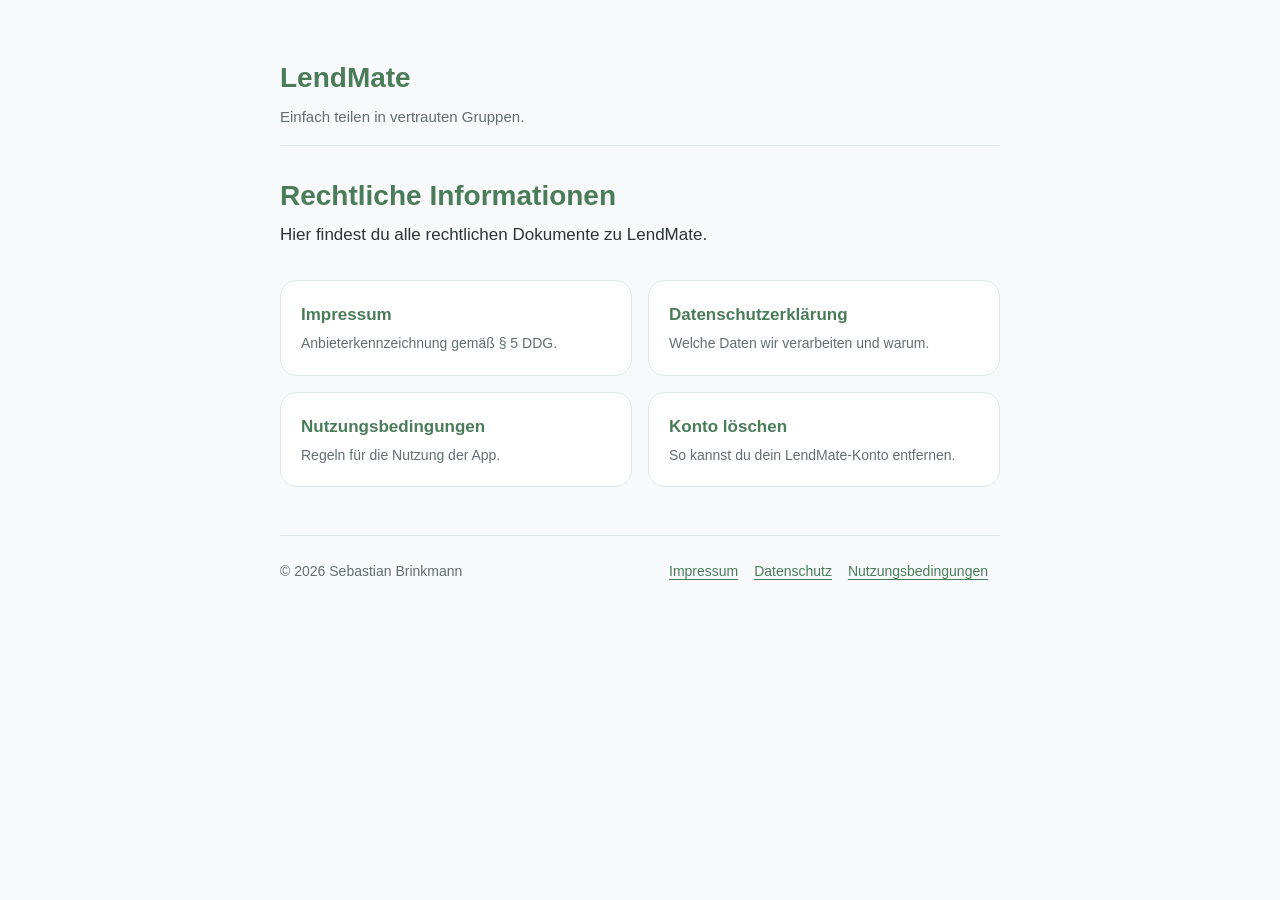
<file: index.html>
<!DOCTYPE html>
<html lang="de">
<head>
  <meta charset="UTF-8">
  <meta name="viewport" content="width=device-width, initial-scale=1">
  <meta name="description" content="Rechtliche Informationen zu LendMate – der App für gemeinsames Leihen in vertrauten Gruppen.">
  <meta name="robots" content="index, follow">
  <title>LendMate – Rechtliches</title>
  <link rel="stylesheet" href="/assets/style.css">
  <link rel="icon" href="/favicon.ico" sizes="any">
  <link rel="icon" type="image/png" sizes="48x48" href="/assets/favicon-48.png">
  <link rel="icon" type="image/png" sizes="96x96" href="/assets/favicon-96.png">
  <link rel="icon" type="image/png" sizes="192x192" href="/assets/favicon-192.png">
  <link rel="apple-touch-icon" sizes="180x180" href="/assets/apple-touch-icon.png">
</head>
<body>
  <div class="container">
    <header>
      <a class="brand" href="/">LendMate</a>
      <p class="tagline">Einfach teilen in vertrauten Gruppen.</p>
    </header>

    <main>
      <h1>Rechtliche Informationen</h1>
      <p>Hier findest du alle rechtlichen Dokumente zu LendMate.</p>

      <nav class="cards" aria-label="Rechtliche Dokumente">
        <a class="card" href="/imprint/">
          <div class="card-title">Impressum</div>
          <div class="card-desc">Anbieterkennzeichnung gemäß § 5 DDG.</div>
        </a>
        <a class="card" href="/privacy/">
          <div class="card-title">Datenschutzerklärung</div>
          <div class="card-desc">Welche Daten wir verarbeiten und warum.</div>
        </a>
        <a class="card" href="/terms/">
          <div class="card-title">Nutzungsbedingungen</div>
          <div class="card-desc">Regeln für die Nutzung der App.</div>
        </a>
        <a class="card" href="/account-deletion/">
          <div class="card-title">Konto löschen</div>
          <div class="card-desc">So kannst du dein LendMate-Konto entfernen.</div>
        </a>
      </nav>
    </main>

    <footer>
      <div>&copy; <span id="year">2026</span> Sebastian Brinkmann</div>
      <nav>
        <a href="/imprint/">Impressum</a>
        <a href="/privacy/">Datenschutz</a>
        <a href="/terms/">Nutzungsbedingungen</a>
      </nav>
    </footer>
  </div>
  <script>document.getElementById('year').textContent = new Date().getFullYear();</script>
</body>
</html>
</file>
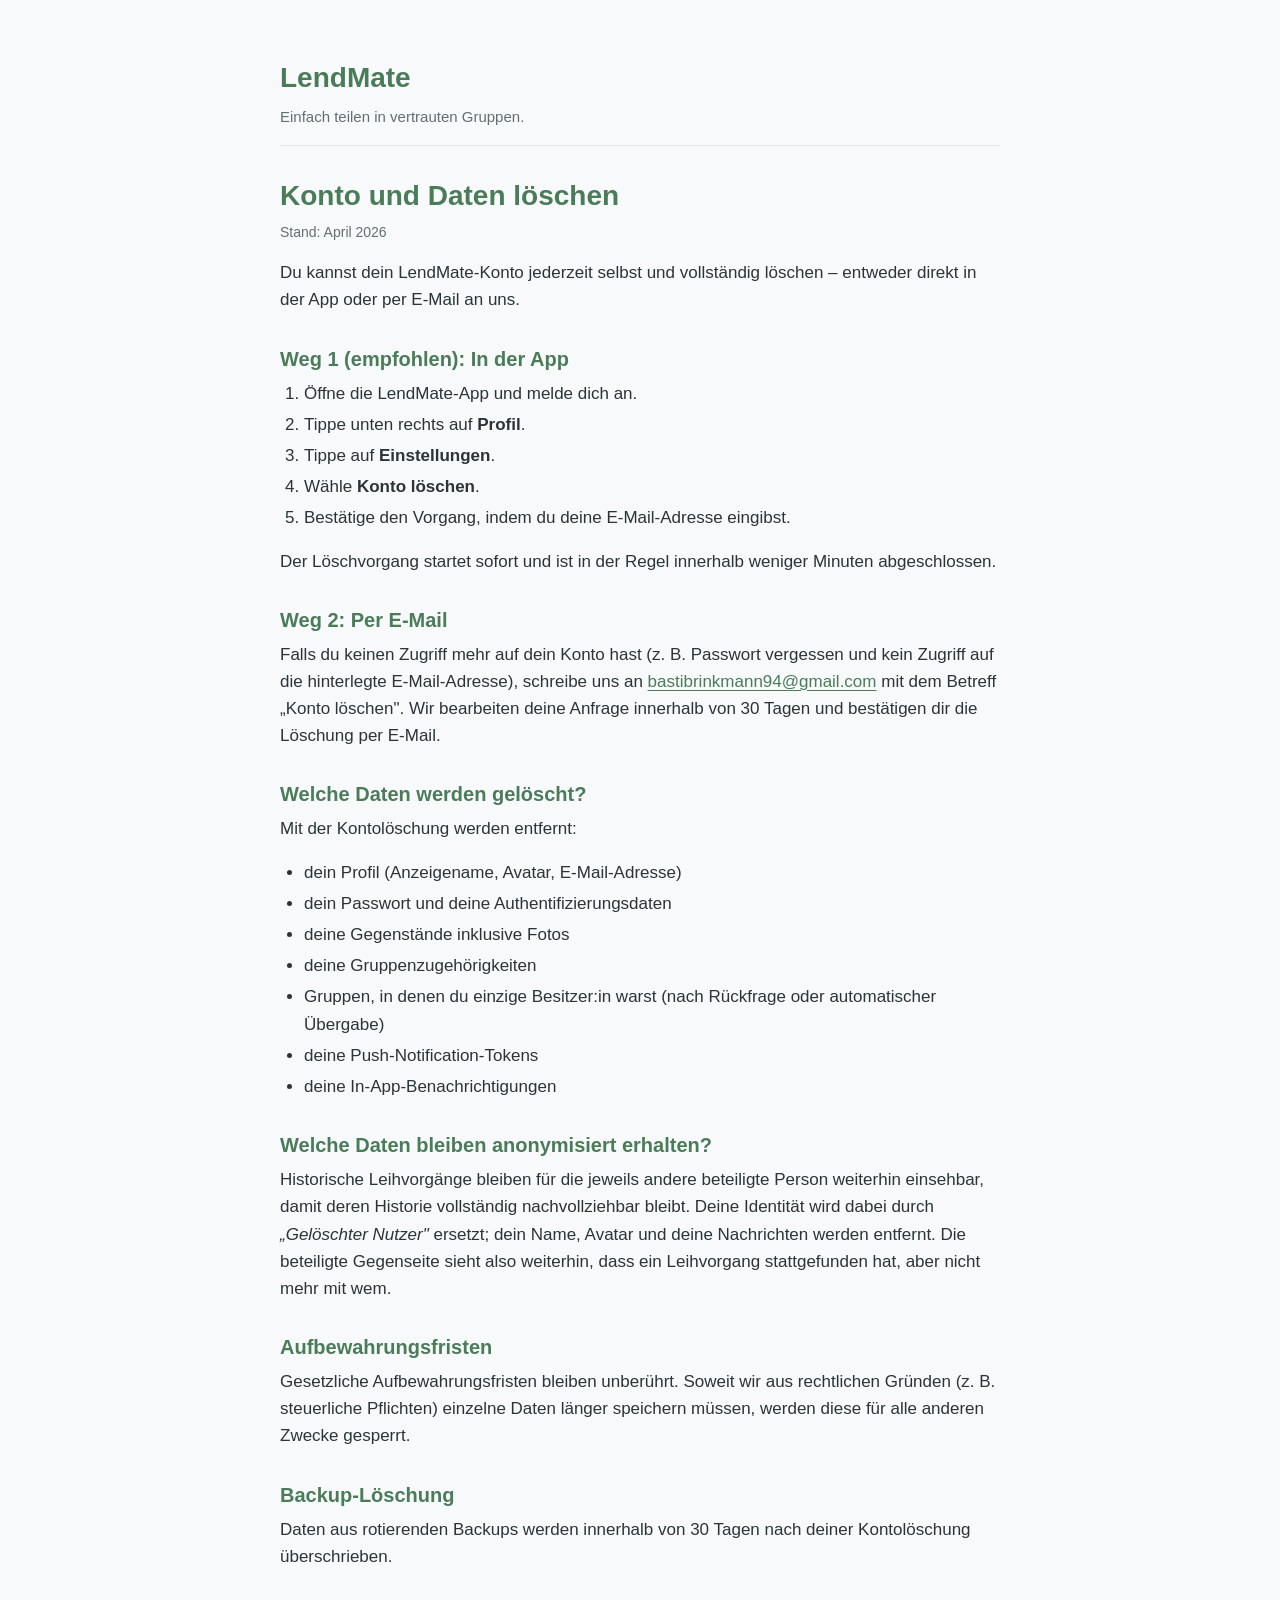
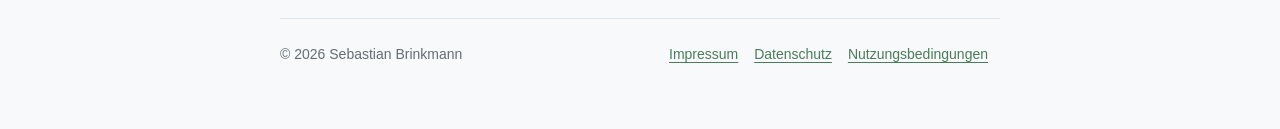
<file: account-deletion/index.html>
<!DOCTYPE html>
<html lang="de">
<head>
  <meta charset="UTF-8">
  <meta name="viewport" content="width=device-width, initial-scale=1">
  <meta name="description" content="So löschst du dein LendMate-Konto und die damit verbundenen Daten.">
  <meta name="robots" content="index, follow">
  <title>Konto löschen – LendMate</title>
  <link rel="stylesheet" href="/assets/style.css">
  <link rel="icon" href="/favicon.ico" sizes="any">
  <link rel="icon" type="image/png" sizes="48x48" href="/assets/favicon-48.png">
  <link rel="icon" type="image/png" sizes="96x96" href="/assets/favicon-96.png">
  <link rel="icon" type="image/png" sizes="192x192" href="/assets/favicon-192.png">
  <link rel="apple-touch-icon" sizes="180x180" href="/assets/apple-touch-icon.png">
</head>
<body>
  <div class="container">
    <header>
      <a class="brand" href="/">LendMate</a>
      <p class="tagline">Einfach teilen in vertrauten Gruppen.</p>
    </header>

    <main>
      <h1>Konto und Daten löschen</h1>
      <p class="meta">Stand: <span class="date">April 2026</span></p>

      <p>
        Du kannst dein LendMate-Konto jederzeit selbst und vollständig löschen – entweder
        direkt in der App oder per E-Mail an uns.
      </p>

      <h2>Weg 1 (empfohlen): In der App</h2>
      <ol>
        <li>Öffne die LendMate-App und melde dich an.</li>
        <li>Tippe unten rechts auf <strong>Profil</strong>.</li>
        <li>Tippe auf <strong>Einstellungen</strong>.</li>
        <li>Wähle <strong>Konto löschen</strong>.</li>
        <li>Bestätige den Vorgang, indem du deine E-Mail-Adresse eingibst.</li>
      </ol>
      <p>
        Der Löschvorgang startet sofort und ist in der Regel innerhalb weniger Minuten
        abgeschlossen.
      </p>

      <h2>Weg 2: Per E-Mail</h2>
      <p>
        Falls du keinen Zugriff mehr auf dein Konto hast (z. B. Passwort vergessen und kein
        Zugriff auf die hinterlegte E-Mail-Adresse), schreibe uns an
        <a href="mailto:bastibrinkmann94@gmail.com?subject=Konto%20l%C3%B6schen">bastibrinkmann94@gmail.com</a>
        mit dem Betreff „Konto löschen". Wir bearbeiten deine Anfrage innerhalb von 30 Tagen
        und bestätigen dir die Löschung per E-Mail.
      </p>

      <h2>Welche Daten werden gelöscht?</h2>
      <p>Mit der Kontolöschung werden entfernt:</p>
      <ul>
        <li>dein Profil (Anzeigename, Avatar, E-Mail-Adresse)</li>
        <li>dein Passwort und deine Authentifizierungsdaten</li>
        <li>deine Gegenstände inklusive Fotos</li>
        <li>deine Gruppenzugehörigkeiten</li>
        <li>Gruppen, in denen du einzige Besitzer:in warst (nach Rückfrage oder automatischer Übergabe)</li>
        <li>deine Push-Notification-Tokens</li>
        <li>deine In-App-Benachrichtigungen</li>
      </ul>

      <h2>Welche Daten bleiben anonymisiert erhalten?</h2>
      <p>
        Historische Leihvorgänge bleiben für die jeweils andere beteiligte Person weiterhin
        einsehbar, damit deren Historie vollständig nachvollziehbar bleibt. Deine Identität
        wird dabei durch <em>„Gelöschter Nutzer"</em> ersetzt; dein Name, Avatar und deine
        Nachrichten werden entfernt. Die beteiligte Gegenseite sieht also weiterhin, dass
        ein Leihvorgang stattgefunden hat, aber nicht mehr mit wem.
      </p>

      <h2>Aufbewahrungsfristen</h2>
      <p>
        Gesetzliche Aufbewahrungsfristen bleiben unberührt. Soweit wir aus rechtlichen
        Gründen (z. B. steuerliche Pflichten) einzelne Daten länger speichern müssen,
        werden diese für alle anderen Zwecke gesperrt.
      </p>

      <h2>Backup-Löschung</h2>
      <p>
        Daten aus rotierenden Backups werden innerhalb von 30 Tagen nach deiner Kontolöschung
        überschrieben.
      </p>
    </main>

    <footer>
      <div>&copy; <span id="year">2026</span> Sebastian Brinkmann</div>
      <nav>
        <a href="/imprint/">Impressum</a>
        <a href="/privacy/">Datenschutz</a>
        <a href="/terms/">Nutzungsbedingungen</a>
      </nav>
    </footer>
  </div>
  <script>document.getElementById('year').textContent = new Date().getFullYear();</script>
</body>
</html>
</file>
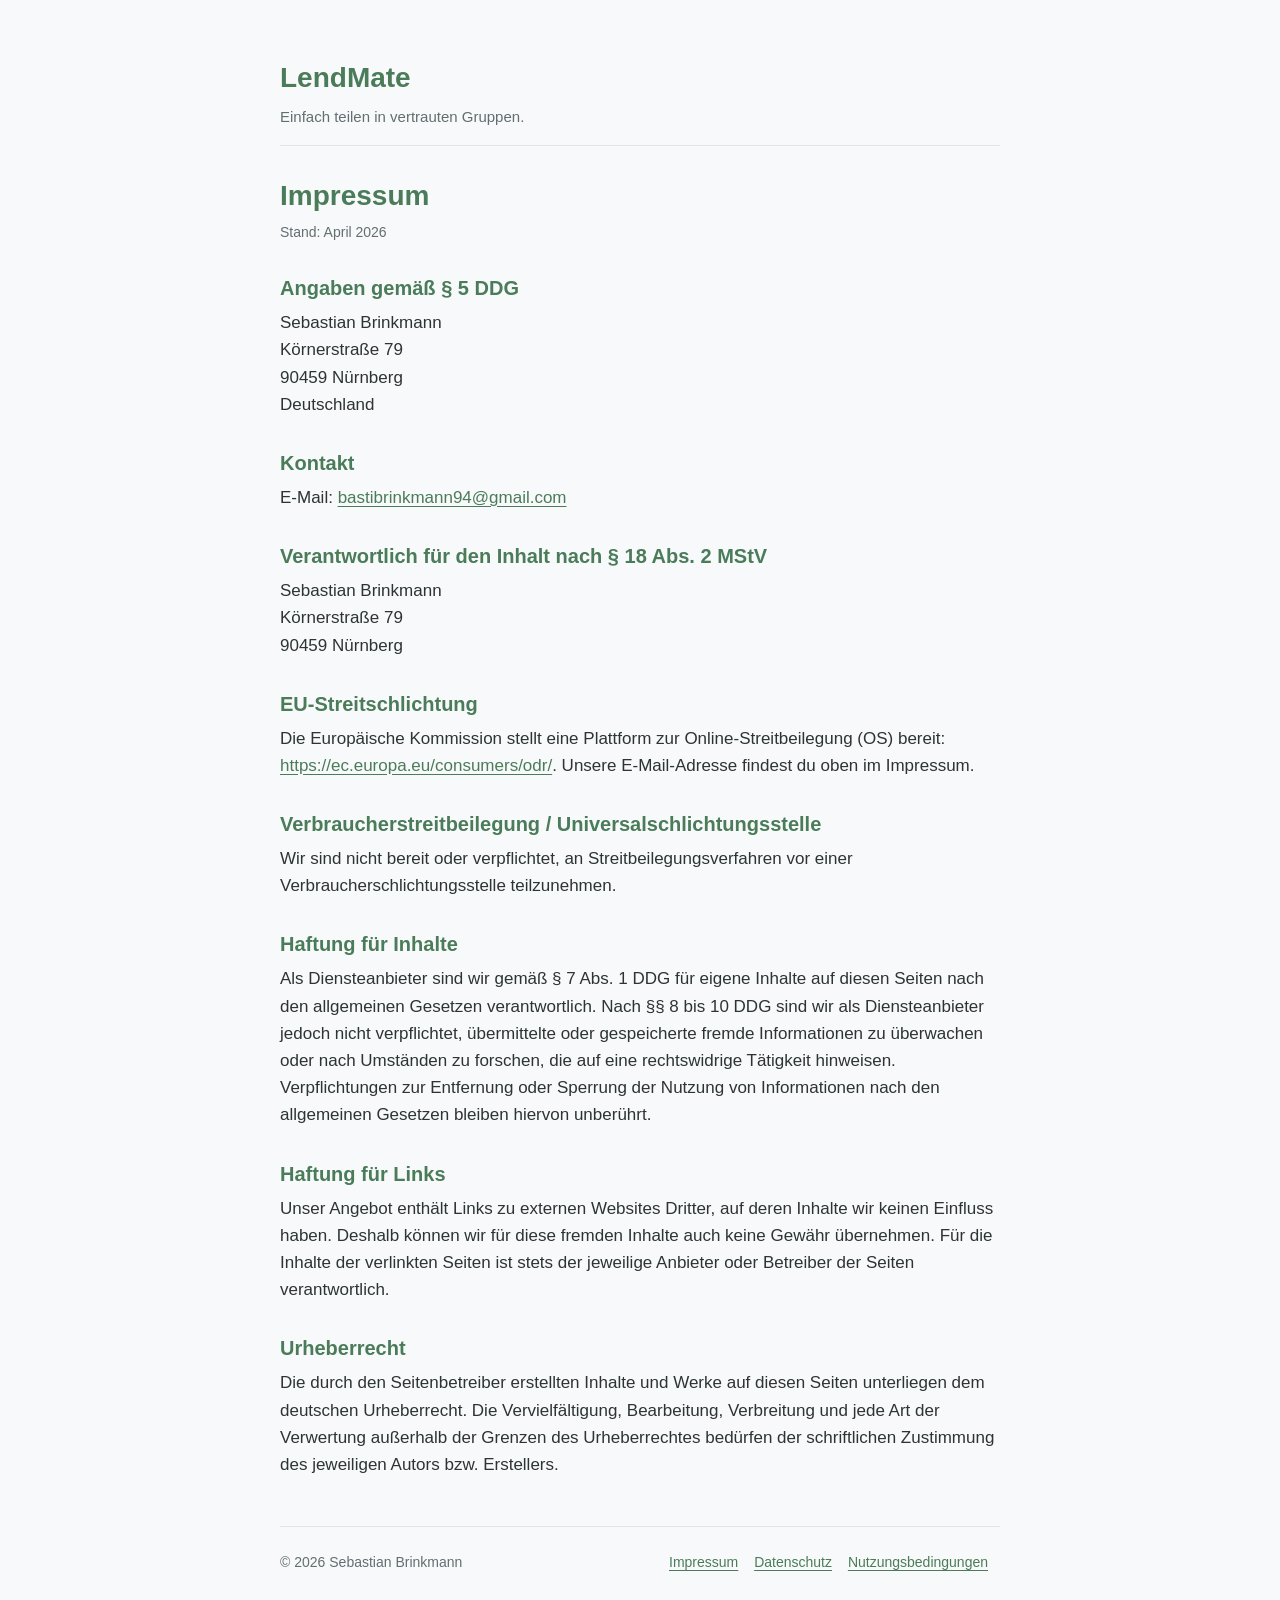
<file: imprint/index.html>
<!DOCTYPE html>
<html lang="de">
<head>
  <meta charset="UTF-8">
  <meta name="viewport" content="width=device-width, initial-scale=1">
  <meta name="description" content="Impressum von LendMate gemäß § 5 DDG.">
  <meta name="robots" content="index, follow">
  <title>Impressum – LendMate</title>
  <link rel="stylesheet" href="/assets/style.css">
  <link rel="icon" href="/favicon.ico" sizes="any">
  <link rel="icon" type="image/png" sizes="48x48" href="/assets/favicon-48.png">
  <link rel="icon" type="image/png" sizes="96x96" href="/assets/favicon-96.png">
  <link rel="icon" type="image/png" sizes="192x192" href="/assets/favicon-192.png">
  <link rel="apple-touch-icon" sizes="180x180" href="/assets/apple-touch-icon.png">
</head>
<body>
  <div class="container">
    <header>
      <a class="brand" href="/">LendMate</a>
      <p class="tagline">Einfach teilen in vertrauten Gruppen.</p>
    </header>

    <main>
      <h1>Impressum</h1>
      <p class="meta">Stand: <span class="date">April 2026</span></p>

      <h2>Angaben gemäß § 5 DDG</h2>
      <p>
        Sebastian Brinkmann<br>
        Körnerstraße 79<br>
        90459 Nürnberg<br>
        Deutschland
      </p>

      <h2>Kontakt</h2>
      <p>
        E-Mail: <a href="mailto:bastibrinkmann94@gmail.com">bastibrinkmann94@gmail.com</a>
      </p>

      <h2>Verantwortlich für den Inhalt nach § 18 Abs. 2 MStV</h2>
      <p>
        Sebastian Brinkmann<br>
        Körnerstraße 79<br>
        90459 Nürnberg
      </p>

      <h2>EU-Streitschlichtung</h2>
      <p>
        Die Europäische Kommission stellt eine Plattform zur Online-Streitbeilegung (OS) bereit:
        <a href="https://ec.europa.eu/consumers/odr/" target="_blank" rel="noopener">https://ec.europa.eu/consumers/odr/</a>.
        Unsere E-Mail-Adresse findest du oben im Impressum.
      </p>

      <h2>Verbraucherstreitbeilegung / Universalschlichtungsstelle</h2>
      <p>
        Wir sind nicht bereit oder verpflichtet, an Streitbeilegungsverfahren vor einer
        Verbraucherschlichtungsstelle teilzunehmen.
      </p>

      <h2>Haftung für Inhalte</h2>
      <p>
        Als Diensteanbieter sind wir gemäß § 7 Abs. 1 DDG für eigene Inhalte auf diesen Seiten
        nach den allgemeinen Gesetzen verantwortlich. Nach §§ 8 bis 10 DDG sind wir als
        Diensteanbieter jedoch nicht verpflichtet, übermittelte oder gespeicherte fremde
        Informationen zu überwachen oder nach Umständen zu forschen, die auf eine rechtswidrige
        Tätigkeit hinweisen. Verpflichtungen zur Entfernung oder Sperrung der Nutzung von
        Informationen nach den allgemeinen Gesetzen bleiben hiervon unberührt.
      </p>

      <h2>Haftung für Links</h2>
      <p>
        Unser Angebot enthält Links zu externen Websites Dritter, auf deren Inhalte wir keinen
        Einfluss haben. Deshalb können wir für diese fremden Inhalte auch keine Gewähr
        übernehmen. Für die Inhalte der verlinkten Seiten ist stets der jeweilige Anbieter oder
        Betreiber der Seiten verantwortlich.
      </p>

      <h2>Urheberrecht</h2>
      <p>
        Die durch den Seitenbetreiber erstellten Inhalte und Werke auf diesen Seiten unterliegen
        dem deutschen Urheberrecht. Die Vervielfältigung, Bearbeitung, Verbreitung und jede Art
        der Verwertung außerhalb der Grenzen des Urheberrechtes bedürfen der schriftlichen
        Zustimmung des jeweiligen Autors bzw. Erstellers.
      </p>
    </main>

    <footer>
      <div>&copy; <span id="year">2026</span> Sebastian Brinkmann</div>
      <nav>
        <a href="/imprint/">Impressum</a>
        <a href="/privacy/">Datenschutz</a>
        <a href="/terms/">Nutzungsbedingungen</a>
      </nav>
    </footer>
  </div>
  <script>document.getElementById('year').textContent = new Date().getFullYear();</script>
</body>
</html>
</file>
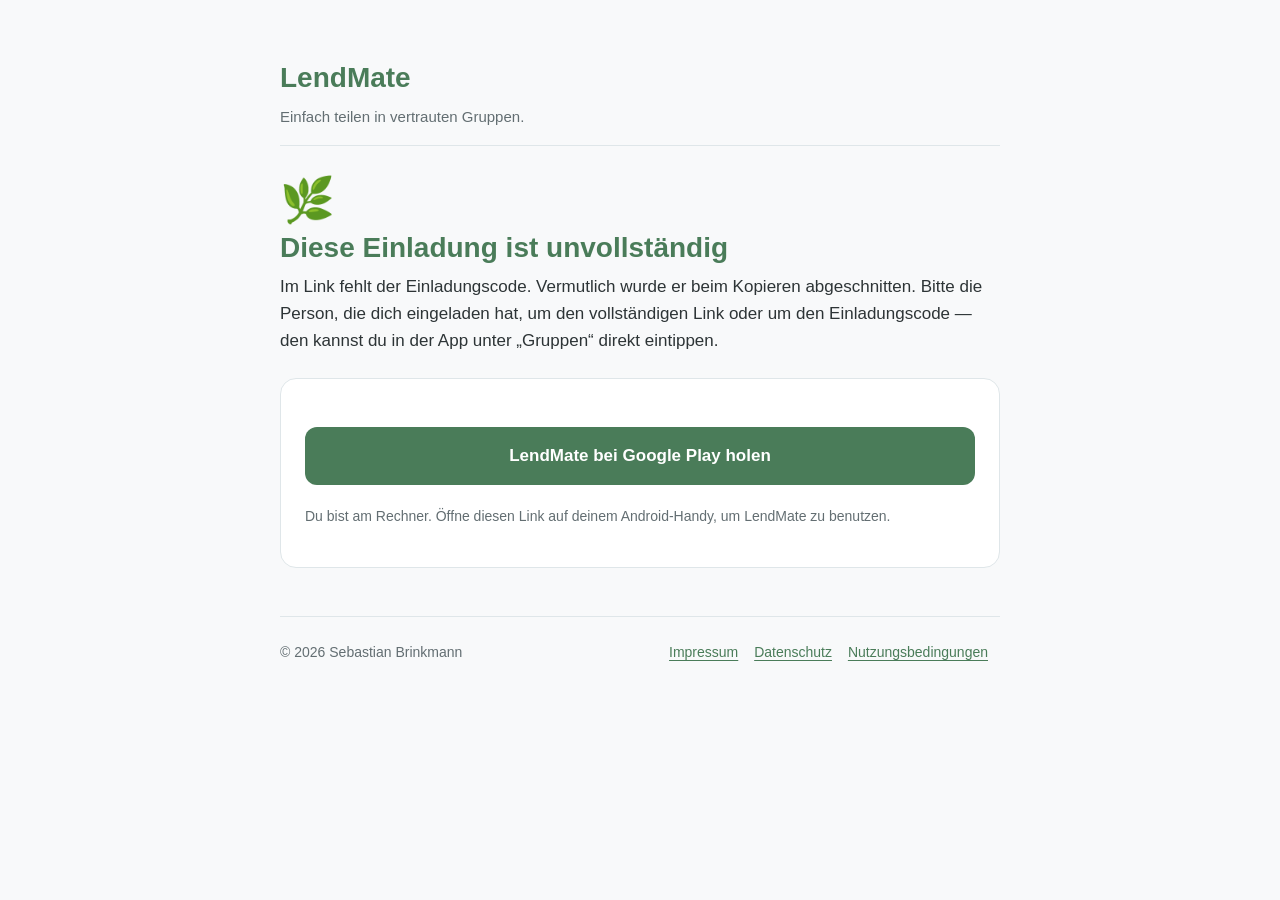
<file: invite/index.html>
<!DOCTYPE html>
<html lang="de">
<head>
  <meta charset="UTF-8">
  <meta name="viewport" content="width=device-width, initial-scale=1">
  <meta name="description" content="Du wurdest zu einer LendMate-Gruppe eingeladen. Hier geht es zur App.">
  <!-- Einladungsseiten gehoeren in keinen Suchindex: sie sind nur mit einem
       konkreten Code sinnvoll und tragen sonst nichts bei. -->
  <meta name="robots" content="noindex, follow">
  <title>Einladung – LendMate</title>

  <!-- Vorschaukarte in WhatsApp, Telegram, Signal & Co. Bewusst generisch:
       die Seite ist statisch, der Gruppenname steckt nur im Code und laesst
       sich ohne Server nicht rendern. -->
  <meta property="og:type" content="website">
  <meta property="og:site_name" content="LendMate">
  <meta property="og:title" content="Du bist zu einer LendMate-Gruppe eingeladen">
  <meta property="og:description" content="LendMate ist die App zum Verleihen und Ausleihen in vertrauten Gruppen. Tippe den Link an, um beizutreten.">
  <meta property="og:image" content="https://lendmate.dev/assets/favicon-192.png">
  <meta property="og:url" content="https://lendmate.dev/invite/">
  <meta name="twitter:card" content="summary">

  <link rel="stylesheet" href="/assets/style.css">
  <link rel="icon" href="/favicon.ico" sizes="any">
  <link rel="icon" type="image/png" sizes="48x48" href="/assets/favicon-48.png">
  <link rel="icon" type="image/png" sizes="96x96" href="/assets/favicon-96.png">
  <link rel="icon" type="image/png" sizes="192x192" href="/assets/favicon-192.png">
  <link rel="apple-touch-icon" sizes="180x180" href="/assets/apple-touch-icon.png">
</head>
<body>
  <div class="container">
    <header>
      <a class="brand" href="/">LendMate</a>
      <p class="tagline">Einfach teilen in vertrauten Gruppen.</p>
    </header>

    <main id="main">
      <p class="note-text">Einladung wird geladen …</p>
    </main>

    <footer>
      <div>&copy; <span id="year">2026</span> Sebastian Brinkmann</div>
      <nav>
        <a href="/imprint/">Impressum</a>
        <a href="/privacy/">Datenschutz</a>
        <a href="/terms/">Nutzungsbedingungen</a>
      </nav>
    </footer>
  </div>

  <script src="/assets/applink.js"></script>
  <script>
    LmAppLink.setYear();

    var main = document.getElementById('main');
    var params = new URLSearchParams(location.search);

    // `c` ist das kanonische Format, das die App heute erzeugt. `code` ist
    // geduldet, weil 404.html und aeltere Links darauf zeigen koennen.
    var raw = (params.get('c') || params.get('code') || '').trim().toLowerCase();

    // groups.invite_code ist encode(gen_random_bytes(6), 'hex') - also genau
    // 12 Hex-Zeichen. Etwas grosszuegiger pruefen, damit eine spaetere
    // Laengenaenderung die Seite nicht bricht, aber Muell aussortieren.
    var code = /^[a-f0-9]{6,32}$/.test(raw) ? raw : '';

    function el(tag, className, text) {
      var node = document.createElement(tag);
      if (className) node.className = className;
      if (text !== undefined && text !== null) node.textContent = text;
      return node;
    }

    main.replaceChildren();

    if (!code) {
      // Kein Code: der Link wurde unterwegs abgeschnitten - das passiert, wenn
      // jemand nur einen Teil aus einer Nachricht kopiert.
      main.appendChild(el('div', 'hero-icon', '🌿'));
      main.appendChild(el('h1', null, 'Diese Einladung ist unvollständig'));
      main.appendChild(el('p', null,
        'Im Link fehlt der Einladungscode. Vermutlich wurde er beim Kopieren ' +
        'abgeschnitten. Bitte die Person, die dich eingeladen hat, um den ' +
        'vollständigen Link oder um den Einladungscode — den kannst du in ' +
        'der App unter „Gruppen“ direkt eintippen.'));

      var panelEmpty = el('div', 'panel');
      LmAppLink.renderActions(panelEmpty, { appPath: '/invite/' });
      main.appendChild(panelEmpty);
    } else {
      main.appendChild(el('div', 'hero-icon', '🎉'));
      main.appendChild(el('h1', null, 'Du bist eingeladen!'));
      main.appendChild(el('p', null,
        'Jemand möchte dich in seine LendMate-Gruppe holen — dort teilt ihr ' +
        'Werkzeug, Bücher, Campingzeug und alles andere, was sonst nur ' +
        'herumsteht.'));

      var panel = el('div', 'panel');
      LmAppLink.renderCode(panel, code);
      panel.appendChild(el('p', 'note-text',
        LmAppLink.isAndroid
          ? 'Installierst du LendMate über den Knopf unten, wartet die ' +
            'Einladung nach der Anmeldung in der App auf dich. Falls nicht: ' +
            'tippe den Einladungslink danach einfach noch einmal an oder gib ' +
            'den Code in der App unter „Gruppen“ ein.'
          : 'Hast du LendMate schon? Dann öffne die App, geh auf „Gruppen“ und ' +
            'gib den Code dort ein.'));

      // Der Knopf uebergibt bewusst die PFADFORM /invite/<code>, obwohl der
      // geteilte Link ?c= benutzt. Grund: die Pfadform verstehen alle
      // App-Versionen, die ?c=-Form erst die, die die Route dafuer mitbringt.
      // Aeltere Installationen landen sonst im errorBuilder von go_router
      // ("Diese Seite gibt es nicht"), obwohl die App da ist.
      // Nicht auf ?c= "korrigieren" - die neue App behaelt /invite/:code
      // unbefristet, der Knopf funktioniert damit in beide Richtungen.
      LmAppLink.renderActions(panel, {
        appPath: '/invite/' + encodeURIComponent(code),
        referrer: 'invite=' + code,
        openLabel: 'Schon installiert? In der App öffnen',
        storeFirst: true
      });

      main.appendChild(panel);
    }
  </script>
</body>
</html>
</file>
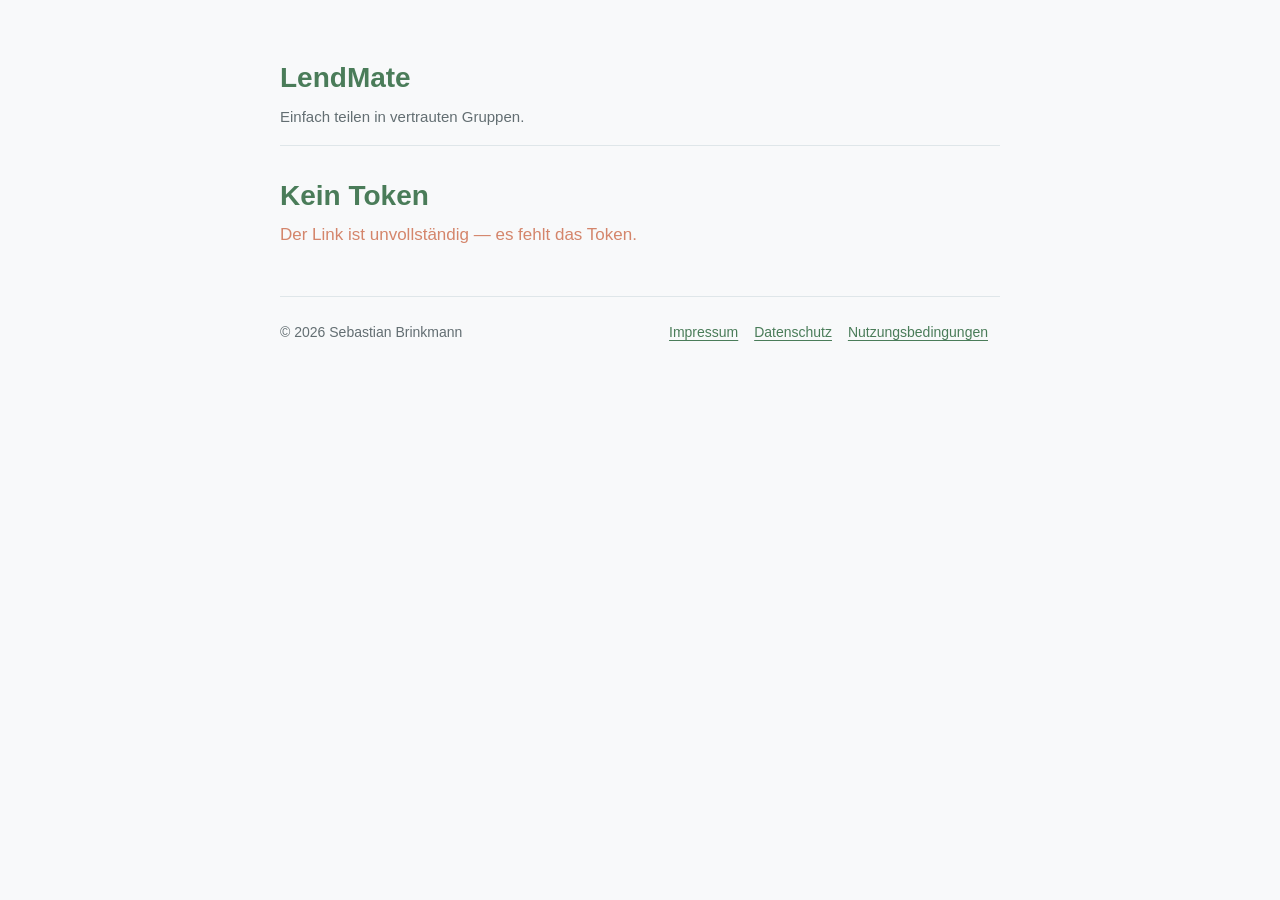
<file: moderation/index.html>
<!DOCTYPE html>
<html lang="de">
<head>
  <meta charset="UTF-8">
  <meta name="viewport" content="width=device-width, initial-scale=1">
  <meta name="description" content="Entscheidungsseite für gemeldete Rückmeldungen in LendMate.">
  <!-- Die Seite ist nur mit gültigem Token sinnvoll und zeigt gemeldete Zitate.
       Sie gehört in keinen Index und in keinen Referrer. -->
  <meta name="robots" content="noindex, nofollow">
  <meta name="referrer" content="no-referrer">
  <title>Moderation – LendMate</title>
  <link rel="stylesheet" href="/assets/style.css">
  <link rel="icon" href="/favicon.ico" sizes="any">
  <link rel="icon" type="image/png" sizes="48x48" href="/assets/favicon-48.png">
  <link rel="icon" type="image/png" sizes="96x96" href="/assets/favicon-96.png">
  <link rel="icon" type="image/png" sizes="192x192" href="/assets/favicon-192.png">
  <link rel="apple-touch-icon" sizes="180x180" href="/assets/apple-touch-icon.png">
  <style>
    .panel {
      background: #fff;
      border: 1px solid var(--cloud);
      border-radius: var(--radius);
      padding: 24px;
      margin: 24px 0;
    }

    blockquote {
      margin: 20px 0;
      padding: 16px;
      background: var(--cream);
      border-left: 4px solid var(--terracotta);
      border-radius: 8px;
      font-style: italic;
      white-space: pre-wrap;
      overflow-wrap: anywhere;
    }

    dl {
      display: grid;
      grid-template-columns: auto 1fr;
      gap: 4px 16px;
      font-size: 15px;
      margin: 0;
    }

    dt { color: var(--slate); }
    dd { margin: 0; overflow-wrap: anywhere; }

    .actions {
      display: flex;
      gap: 12px;
      flex-wrap: wrap;
      margin-top: 28px;
    }

    .actions button {
      font: inherit;
      font-weight: 600;
      padding: 12px 20px;
      border-radius: 12px;
      border: 1px solid transparent;
      cursor: pointer;
      min-height: 48px;
    }

    .actions button[disabled] { opacity: .5; cursor: default; }

    .danger { background: var(--terracotta); color: #fff; }
    .keep { background: #fff; color: var(--forest); border-color: var(--sage); }

    .note-text {
      color: var(--slate);
      font-size: 14px;
      margin-top: 20px;
    }

    .status { color: var(--slate); }
    .status.error { color: var(--terracotta); }
  </style>
</head>
<body>
  <div class="container">
    <header>
      <a class="brand" href="/">LendMate</a>
      <p class="tagline">Einfach teilen in vertrauten Gruppen.</p>
    </header>

    <main id="main">
      <p class="status" id="boot">Meldung wird geladen …</p>
    </main>

    <footer>
      <div>&copy; <span id="year">2026</span> Sebastian Brinkmann</div>
      <nav>
        <a href="/imprint/">Impressum</a>
        <a href="/privacy/">Datenschutz</a>
        <a href="/terms/">Nutzungsbedingungen</a>
      </nav>
    </footer>
  </div>

  <script>
    document.getElementById('year').textContent = new Date().getFullYear();

    // Die Edge Function liefert nur noch JSON. Die Seite hier rendert es —
    // Supabase schreibt HTML-Antworten auf *.supabase.co zu text/plain um,
    // deshalb liegt die Darstellung auf unserer eigenen Domain.
    var API = 'https://klbxmfjhjgodbttwrwad.supabase.co/functions/v1/review-report-decision';

    var main = document.getElementById('main');
    var token = new URLSearchParams(location.search).get('token') || '';

    var REASON_FALLBACK = {
      harassment: 'Beleidigung oder Belästigung',
      false_info: 'Falsche Behauptung',
      spam: 'Spam oder Werbung',
      hate: 'Hass oder Diskriminierung',
      private_data: 'Private Daten',
      other: 'Sonstiges'
    };

    var ERRORS = {
      missing_token: 'Der Link ist unvollständig — es fehlt das Token.',
      unknown_token: 'Zu diesem Link gibt es keine Meldung. Vermutlich ist er nicht vollständig aus der Mail kopiert worden.',
      unknown_action: 'Unbekannte Aktion.',
      server_misconfigured: 'Der Server ist nicht vollständig konfiguriert.',
      update_failed: 'Das hat nicht geklappt. Bitte lade die Seite neu und versuche es noch einmal.'
    };

    /// Alles, was aus der Meldung kommt, ist von Nutzern geschrieben und wird
    /// ausschließlich als Text gesetzt — nie als HTML.
    function el(tag, className, text) {
      var node = document.createElement(tag);
      if (className) node.className = className;
      if (text !== undefined && text !== null) node.textContent = text;
      return node;
    }

    function render(nodes) {
      main.replaceChildren.apply(main, nodes);
    }

    function showMessage(heading, text, isError) {
      var p = el('p', 'status' + (isError ? ' error' : ''), text);
      render([el('h1', null, heading), p]);
    }

    function formatDate(iso) {
      if (!iso) return '';
      try {
        return new Date(iso).toLocaleString('de-DE', { timeZone: 'Europe/Berlin' });
      } catch (e) {
        return iso;
      }
    }

    function showDecided(data) {
      var removed = data.outcome === 'removed';
      var when = formatDate(data.decided_at);
      var lead = data.raced
        ? 'Jemand war schneller.'
        : (when ? 'Am ' + when + ' entschieden.' : 'Entschieden.');

      var panel = el('div', 'panel');
      panel.appendChild(el('p', 'status', lead));
      panel.appendChild(el('blockquote', null, data.feedback || ''));
      panel.appendChild(el('p', null, removed
        ? 'Die Rückmeldung erscheint in keinem Profil mehr.'
        : 'Die Rückmeldung ist wieder im Profil sichtbar.'));
      if (!data.raced) {
        panel.appendChild(el('p', 'note-text', 'Der Melder wurde benachrichtigt.'));
      }

      render([el('h1', null, removed ? 'Entfernt' : 'Behalten'), panel]);
    }

    function showOpen(data) {
      var panel = el('div', 'panel');
      panel.appendChild(el('p', 'status', 'Sie ist derzeit für niemanden sichtbar.'));
      panel.appendChild(el('blockquote', null, data.feedback || ''));

      var dl = el('dl');
      dl.appendChild(el('dt', null, 'Grund'));
      var reasonDd = el('dd');
      reasonDd.appendChild(el('strong', null,
        data.reason_label || REASON_FALLBACK[data.reason] || data.reason || 'Unbekannt'));
      dl.appendChild(reasonDd);
      if (data.note) {
        dl.appendChild(el('dt', null, 'Notiz'));
        dl.appendChild(el('dd', null, data.note));
      }
      panel.appendChild(dl);

      var actions = el('div', 'actions');
      var removeBtn = el('button', 'danger', 'Bewertung entfernen');
      var keepBtn = el('button', 'keep', 'Bewertung behalten');
      actions.appendChild(removeBtn);
      actions.appendChild(keepBtn);
      panel.appendChild(actions);

      var hint = el('p', 'note-text',
        '„Behalten" ist kein Formfehler: Wenn mehrere Leute warnen, dass jemand ' +
        'nichts zurückbringt, ist das eine Warnung, keine Entgleisung. Die ' +
        'Rückmeldung erscheint dann wieder im Profil.');
      panel.appendChild(hint);

      function decide(action) {
        removeBtn.disabled = true;
        keepBtn.disabled = true;
        hint.textContent = 'Wird gespeichert …';
        send('POST', { token: token, action: action }).then(function (result) {
          if (result.ok) {
            showDecided(result.data);
          } else {
            removeBtn.disabled = false;
            keepBtn.disabled = false;
            hint.className = 'note-text status error';
            hint.textContent = result.message;
          }
        });
      }

      removeBtn.addEventListener('click', function () { decide('remove'); });
      keepBtn.addEventListener('click', function () { decide('keep'); });

      render([el('h1', null, 'Gemeldete Rückmeldung'), panel]);
    }

    function send(method, body) {
      var options = {
        method: method,
        headers: { 'Accept': 'application/json' },
        cache: 'no-store'
      };
      var url = API;
      if (method === 'GET') {
        url += '?token=' + encodeURIComponent(token);
      } else {
        options.headers['Content-Type'] = 'application/json';
        options.body = JSON.stringify(body);
      }

      return fetch(url, options).then(function (res) {
        return res.json().then(function (data) {
          if (res.ok && !data.error) return { ok: true, data: data };
          return {
            ok: false,
            message: ERRORS[data.error] || 'Unerwarteter Fehler (' + res.status + ').'
          };
        });
      }).catch(function () {
        return { ok: false, message: 'Keine Verbindung zum Server. Bist du online?' };
      });
    }

    if (!token) {
      showMessage('Kein Token', ERRORS.missing_token, true);
    } else {
      send('GET').then(function (result) {
        if (!result.ok) {
          showMessage('Das hat nicht geklappt', result.message, true);
        } else if (result.data.state === 'decided') {
          showDecided(result.data);
        } else {
          showOpen(result.data);
        }
      });
    }
  </script>
</body>
</html>
</file>
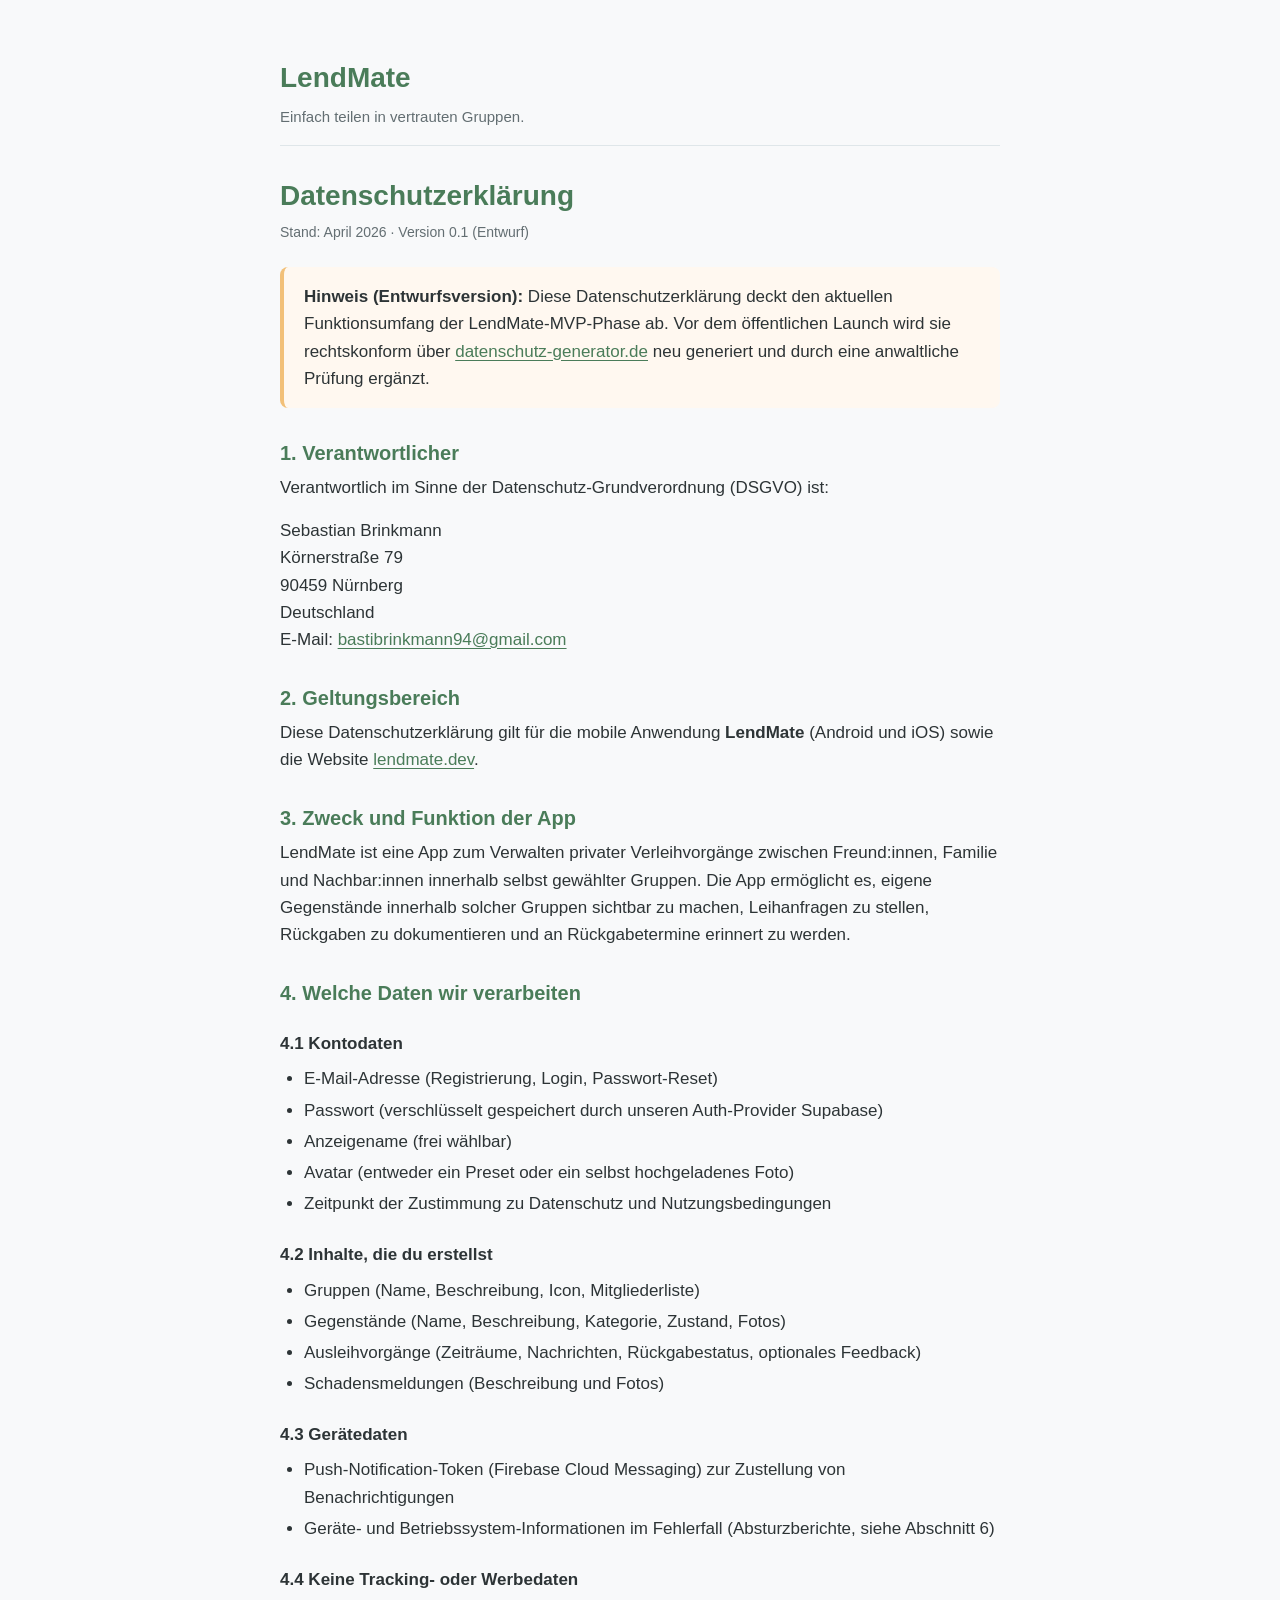
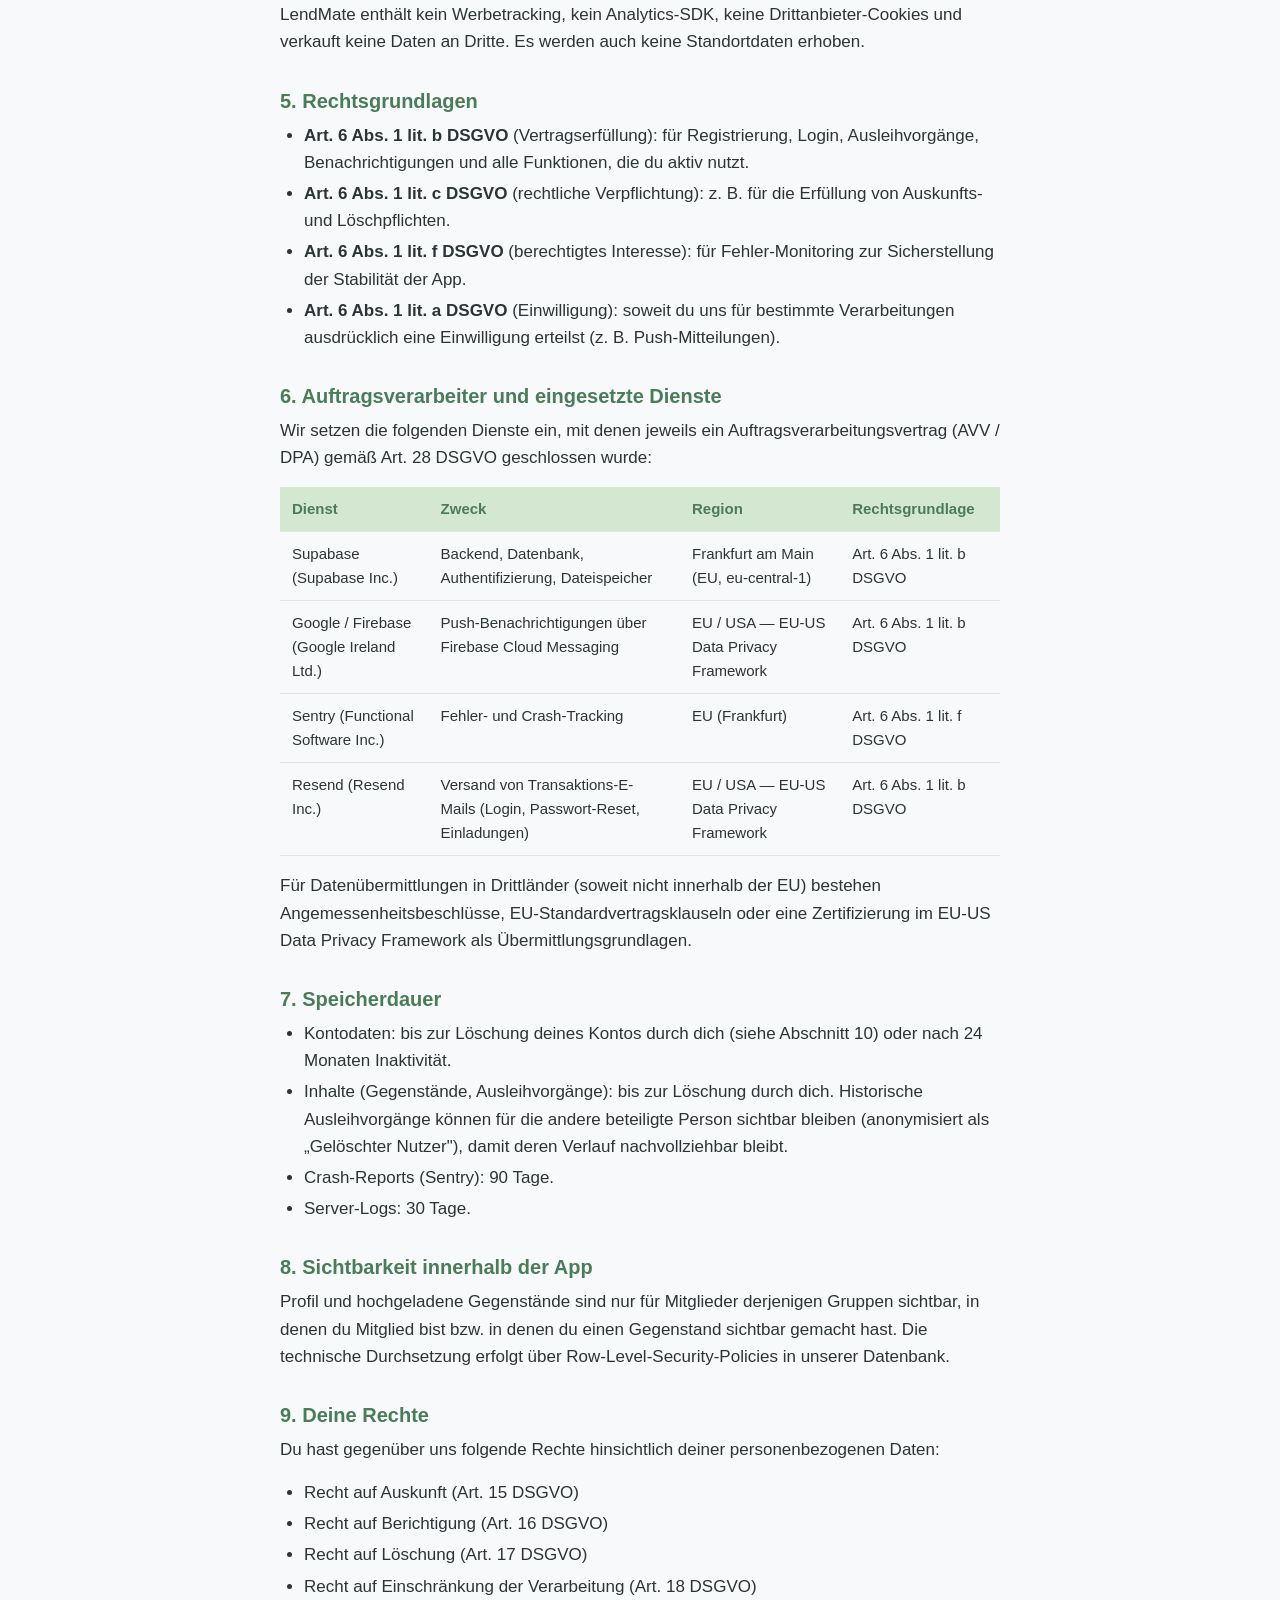
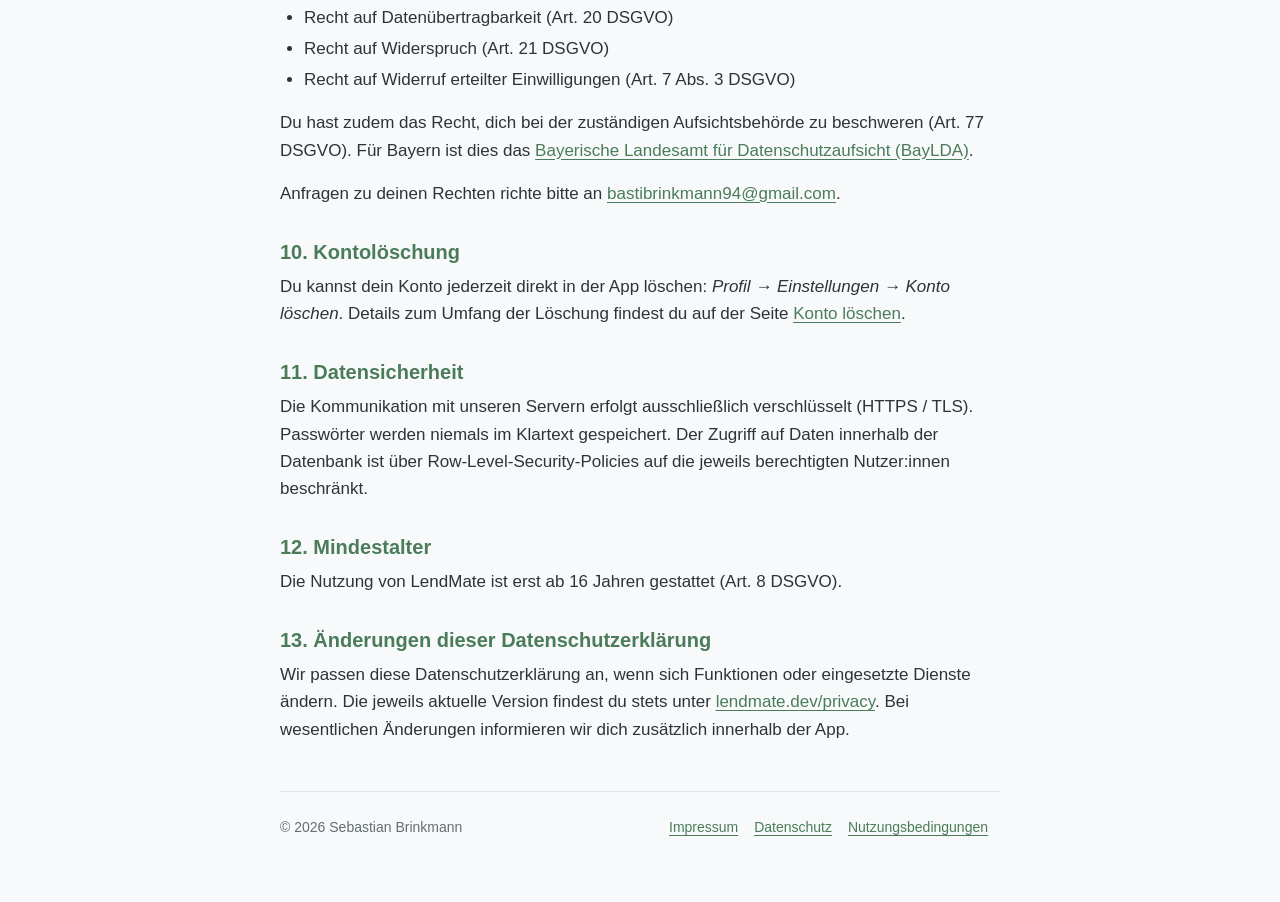
<file: privacy/index.html>
<!DOCTYPE html>
<html lang="de">
<head>
  <meta charset="UTF-8">
  <meta name="viewport" content="width=device-width, initial-scale=1">
  <meta name="description" content="Datenschutzerklärung für die LendMate-App und die Website lendmate.dev.">
  <meta name="robots" content="index, follow">
  <title>Datenschutzerklärung – LendMate</title>
  <link rel="stylesheet" href="/assets/style.css">
  <link rel="icon" href="/favicon.ico" sizes="any">
  <link rel="icon" type="image/png" sizes="48x48" href="/assets/favicon-48.png">
  <link rel="icon" type="image/png" sizes="96x96" href="/assets/favicon-96.png">
  <link rel="icon" type="image/png" sizes="192x192" href="/assets/favicon-192.png">
  <link rel="apple-touch-icon" sizes="180x180" href="/assets/apple-touch-icon.png">
</head>
<body>
  <div class="container">
    <header>
      <a class="brand" href="/">LendMate</a>
      <p class="tagline">Einfach teilen in vertrauten Gruppen.</p>
    </header>

    <main>
      <h1>Datenschutzerklärung</h1>
      <p class="meta">Stand: <span class="date">April 2026</span> · Version 0.1 (Entwurf)</p>

      <div class="notice">
        <strong>Hinweis (Entwurfsversion):</strong> Diese Datenschutzerklärung deckt den aktuellen
        Funktionsumfang der LendMate-MVP-Phase ab. Vor dem öffentlichen Launch wird sie
        rechtskonform über <a href="https://datenschutz-generator.de/" target="_blank" rel="noopener">datenschutz-generator.de</a>
        neu generiert und durch eine anwaltliche Prüfung ergänzt.
      </div>

      <h2>1. Verantwortlicher</h2>
      <p>
        Verantwortlich im Sinne der Datenschutz-Grundverordnung (DSGVO) ist:
      </p>
      <p>
        Sebastian Brinkmann<br>
        Körnerstraße 79<br>
        90459 Nürnberg<br>
        Deutschland<br>
        E-Mail: <a href="mailto:bastibrinkmann94@gmail.com">bastibrinkmann94@gmail.com</a>
      </p>

      <h2>2. Geltungsbereich</h2>
      <p>
        Diese Datenschutzerklärung gilt für die mobile Anwendung <strong>LendMate</strong>
        (Android und iOS) sowie die Website <a href="https://lendmate.dev">lendmate.dev</a>.
      </p>

      <h2>3. Zweck und Funktion der App</h2>
      <p>
        LendMate ist eine App zum Verwalten privater Verleihvorgänge zwischen Freund:innen,
        Familie und Nachbar:innen innerhalb selbst gewählter Gruppen. Die App ermöglicht es,
        eigene Gegenstände innerhalb solcher Gruppen sichtbar zu machen, Leihanfragen zu
        stellen, Rückgaben zu dokumentieren und an Rückgabetermine erinnert zu werden.
      </p>

      <h2>4. Welche Daten wir verarbeiten</h2>
      <h3>4.1 Kontodaten</h3>
      <ul>
        <li>E-Mail-Adresse (Registrierung, Login, Passwort-Reset)</li>
        <li>Passwort (verschlüsselt gespeichert durch unseren Auth-Provider Supabase)</li>
        <li>Anzeigename (frei wählbar)</li>
        <li>Avatar (entweder ein Preset oder ein selbst hochgeladenes Foto)</li>
        <li>Zeitpunkt der Zustimmung zu Datenschutz und Nutzungsbedingungen</li>
      </ul>

      <h3>4.2 Inhalte, die du erstellst</h3>
      <ul>
        <li>Gruppen (Name, Beschreibung, Icon, Mitgliederliste)</li>
        <li>Gegenstände (Name, Beschreibung, Kategorie, Zustand, Fotos)</li>
        <li>Ausleihvorgänge (Zeiträume, Nachrichten, Rückgabestatus, optionales Feedback)</li>
        <li>Schadensmeldungen (Beschreibung und Fotos)</li>
      </ul>

      <h3>4.3 Gerätedaten</h3>
      <ul>
        <li>
          Push-Notification-Token (Firebase Cloud Messaging) zur Zustellung von Benachrichtigungen
        </li>
        <li>
          Geräte- und Betriebssystem-Informationen im Fehlerfall (Absturzberichte, siehe Abschnitt 6)
        </li>
      </ul>

      <h3>4.4 Keine Tracking- oder Werbedaten</h3>
      <p>
        LendMate enthält kein Werbetracking, kein Analytics-SDK, keine Drittanbieter-Cookies und
        verkauft keine Daten an Dritte. Es werden auch keine Standortdaten erhoben.
      </p>

      <h2>5. Rechtsgrundlagen</h2>
      <ul>
        <li>
          <strong>Art. 6 Abs. 1 lit. b DSGVO</strong> (Vertragserfüllung): für Registrierung,
          Login, Ausleihvorgänge, Benachrichtigungen und alle Funktionen, die du aktiv nutzt.
        </li>
        <li>
          <strong>Art. 6 Abs. 1 lit. c DSGVO</strong> (rechtliche Verpflichtung): z. B. für
          die Erfüllung von Auskunfts- und Löschpflichten.
        </li>
        <li>
          <strong>Art. 6 Abs. 1 lit. f DSGVO</strong> (berechtigtes Interesse): für
          Fehler-Monitoring zur Sicherstellung der Stabilität der App.
        </li>
        <li>
          <strong>Art. 6 Abs. 1 lit. a DSGVO</strong> (Einwilligung): soweit du uns für
          bestimmte Verarbeitungen ausdrücklich eine Einwilligung erteilst (z. B. Push-Mitteilungen).
        </li>
      </ul>

      <h2>6. Auftragsverarbeiter und eingesetzte Dienste</h2>
      <p>
        Wir setzen die folgenden Dienste ein, mit denen jeweils ein Auftragsverarbeitungsvertrag
        (AVV / DPA) gemäß Art. 28 DSGVO geschlossen wurde:
      </p>

      <table>
        <thead>
          <tr><th>Dienst</th><th>Zweck</th><th>Region</th><th>Rechtsgrundlage</th></tr>
        </thead>
        <tbody>
          <tr>
            <td>Supabase (Supabase Inc.)</td>
            <td>Backend, Datenbank, Authentifizierung, Dateispeicher</td>
            <td>Frankfurt am Main (EU, eu-central-1)</td>
            <td>Art. 6 Abs. 1 lit. b DSGVO</td>
          </tr>
          <tr>
            <td>Google / Firebase (Google Ireland Ltd.)</td>
            <td>Push-Benachrichtigungen über Firebase Cloud Messaging</td>
            <td>EU / USA — EU-US Data Privacy Framework</td>
            <td>Art. 6 Abs. 1 lit. b DSGVO</td>
          </tr>
          <tr>
            <td>Sentry (Functional Software Inc.)</td>
            <td>Fehler- und Crash-Tracking</td>
            <td>EU (Frankfurt)</td>
            <td>Art. 6 Abs. 1 lit. f DSGVO</td>
          </tr>
          <tr>
            <td>Resend (Resend Inc.)</td>
            <td>Versand von Transaktions-E-Mails (Login, Passwort-Reset, Einladungen)</td>
            <td>EU / USA — EU-US Data Privacy Framework</td>
            <td>Art. 6 Abs. 1 lit. b DSGVO</td>
          </tr>
        </tbody>
      </table>

      <p>
        Für Datenübermittlungen in Drittländer (soweit nicht innerhalb der EU) bestehen
        Angemessenheitsbeschlüsse, EU-Standardvertragsklauseln oder eine Zertifizierung im
        EU-US Data Privacy Framework als Übermittlungsgrundlagen.
      </p>

      <h2>7. Speicherdauer</h2>
      <ul>
        <li>
          Kontodaten: bis zur Löschung deines Kontos durch dich (siehe Abschnitt 10) oder nach
          24 Monaten Inaktivität.
        </li>
        <li>
          Inhalte (Gegenstände, Ausleihvorgänge): bis zur Löschung durch dich. Historische
          Ausleihvorgänge können für die andere beteiligte Person sichtbar bleiben
          (anonymisiert als „Gelöschter Nutzer"), damit deren Verlauf nachvollziehbar bleibt.
        </li>
        <li>
          Crash-Reports (Sentry): 90 Tage.
        </li>
        <li>
          Server-Logs: 30 Tage.
        </li>
      </ul>

      <h2>8. Sichtbarkeit innerhalb der App</h2>
      <p>
        Profil und hochgeladene Gegenstände sind nur für Mitglieder derjenigen Gruppen sichtbar,
        in denen du Mitglied bist bzw. in denen du einen Gegenstand sichtbar gemacht hast. Die
        technische Durchsetzung erfolgt über Row-Level-Security-Policies in unserer Datenbank.
      </p>

      <h2>9. Deine Rechte</h2>
      <p>Du hast gegenüber uns folgende Rechte hinsichtlich deiner personenbezogenen Daten:</p>
      <ul>
        <li>Recht auf Auskunft (Art. 15 DSGVO)</li>
        <li>Recht auf Berichtigung (Art. 16 DSGVO)</li>
        <li>Recht auf Löschung (Art. 17 DSGVO)</li>
        <li>Recht auf Einschränkung der Verarbeitung (Art. 18 DSGVO)</li>
        <li>Recht auf Datenübertragbarkeit (Art. 20 DSGVO)</li>
        <li>Recht auf Widerspruch (Art. 21 DSGVO)</li>
        <li>Recht auf Widerruf erteilter Einwilligungen (Art. 7 Abs. 3 DSGVO)</li>
      </ul>
      <p>
        Du hast zudem das Recht, dich bei der zuständigen Aufsichtsbehörde zu beschweren
        (Art. 77 DSGVO). Für Bayern ist dies das
        <a href="https://www.lda.bayern.de/" target="_blank" rel="noopener">Bayerische Landesamt für Datenschutzaufsicht (BayLDA)</a>.
      </p>
      <p>
        Anfragen zu deinen Rechten richte bitte an
        <a href="mailto:bastibrinkmann94@gmail.com">bastibrinkmann94@gmail.com</a>.
      </p>

      <h2>10. Kontolöschung</h2>
      <p>
        Du kannst dein Konto jederzeit direkt in der App löschen:
        <em>Profil → Einstellungen → Konto löschen</em>. Details zum Umfang der Löschung
        findest du auf der Seite <a href="/account-deletion/">Konto löschen</a>.
      </p>

      <h2>11. Datensicherheit</h2>
      <p>
        Die Kommunikation mit unseren Servern erfolgt ausschließlich verschlüsselt (HTTPS / TLS).
        Passwörter werden niemals im Klartext gespeichert. Der Zugriff auf Daten innerhalb der
        Datenbank ist über Row-Level-Security-Policies auf die jeweils berechtigten Nutzer:innen
        beschränkt.
      </p>

      <h2>12. Mindestalter</h2>
      <p>
        Die Nutzung von LendMate ist erst ab 16 Jahren gestattet (Art. 8 DSGVO).
      </p>

      <h2>13. Änderungen dieser Datenschutzerklärung</h2>
      <p>
        Wir passen diese Datenschutzerklärung an, wenn sich Funktionen oder eingesetzte Dienste
        ändern. Die jeweils aktuelle Version findest du stets unter
        <a href="https://lendmate.dev/privacy/">lendmate.dev/privacy</a>. Bei wesentlichen
        Änderungen informieren wir dich zusätzlich innerhalb der App.
      </p>
    </main>

    <footer>
      <div>&copy; <span id="year">2026</span> Sebastian Brinkmann</div>
      <nav>
        <a href="/imprint/">Impressum</a>
        <a href="/privacy/">Datenschutz</a>
        <a href="/terms/">Nutzungsbedingungen</a>
      </nav>
    </footer>
  </div>
  <script>document.getElementById('year').textContent = new Date().getFullYear();</script>
</body>
</html>
</file>
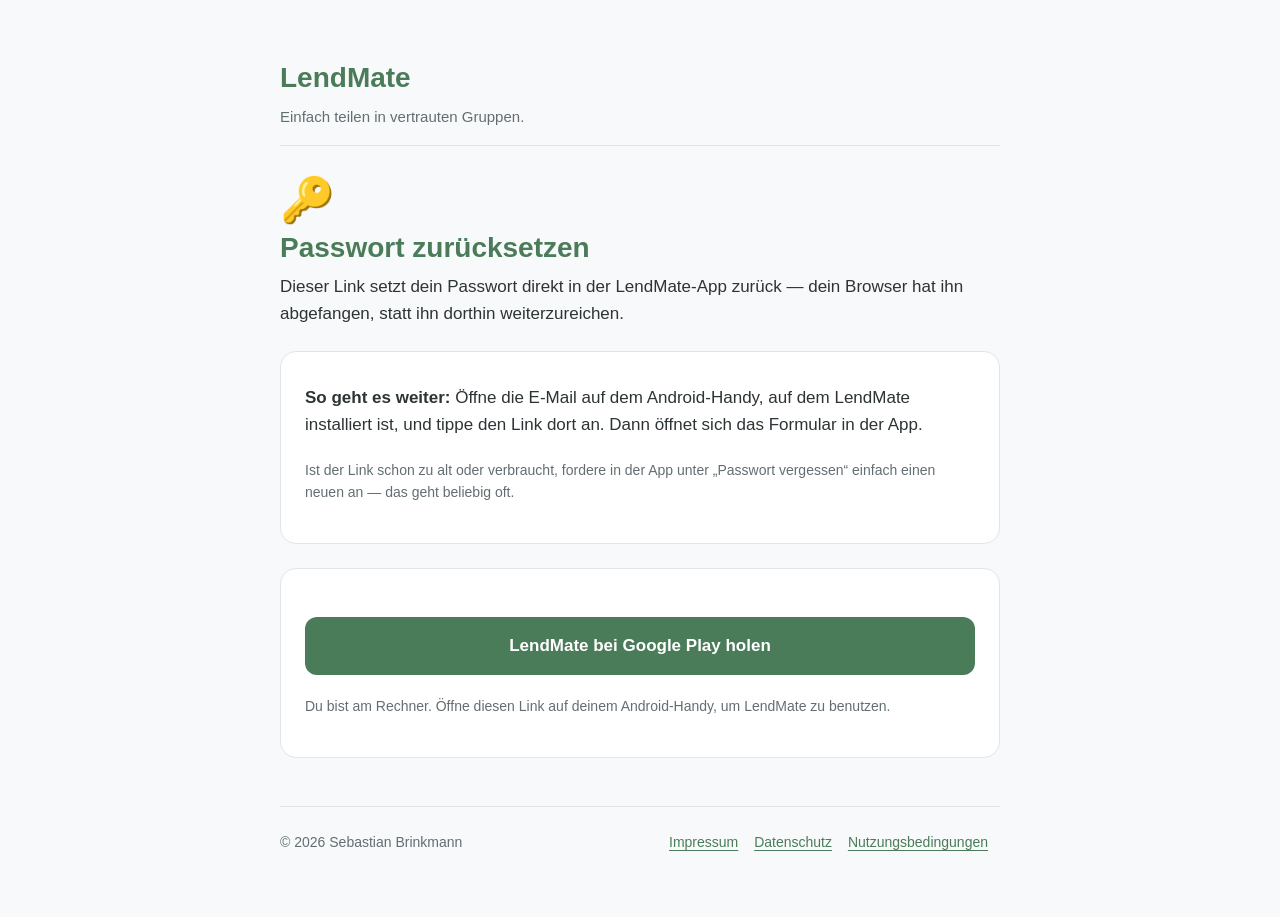
<file: reset-password/index.html>
<!DOCTYPE html>
<html lang="de">
<head>
  <meta charset="UTF-8">
  <meta name="viewport" content="width=device-width, initial-scale=1">
  <meta name="description" content="Passwort für LendMate zurücksetzen.">
  <meta name="robots" content="noindex, nofollow">
  <!-- In der URL steckt das Recovery-Token. Es geht keinen Referrer etwas an. -->
  <meta name="referrer" content="no-referrer">
  <title>Passwort zurücksetzen – LendMate</title>
  <link rel="stylesheet" href="/assets/style.css">
  <link rel="icon" href="/favicon.ico" sizes="any">
  <link rel="icon" type="image/png" sizes="48x48" href="/assets/favicon-48.png">
  <link rel="icon" type="image/png" sizes="96x96" href="/assets/favicon-96.png">
  <link rel="icon" type="image/png" sizes="192x192" href="/assets/favicon-192.png">
  <link rel="apple-touch-icon" sizes="180x180" href="/assets/apple-touch-icon.png">
</head>
<body>
  <div class="container">
    <header>
      <a class="brand" href="/">LendMate</a>
      <p class="tagline">Einfach teilen in vertrauten Gruppen.</p>
    </header>

    <main id="main">
      <div class="hero-icon">🔑</div>
      <h1>Passwort zurücksetzen</h1>
      <p>
        Dieser Link setzt dein Passwort direkt in der LendMate-App zurück —
        dein Browser hat ihn abgefangen, statt ihn dorthin weiterzureichen.
      </p>

      <div class="panel">
        <p>
          <strong>So geht es weiter:</strong> Öffne die E-Mail auf dem
          Android-Handy, auf dem LendMate installiert ist, und tippe den Link
          dort an. Dann öffnet sich das Formular in der App.
        </p>
        <p class="note-text">
          Ist der Link schon zu alt oder verbraucht, fordere in der App unter
          „Passwort vergessen“ einfach einen neuen an — das geht beliebig oft.
        </p>
      </div>
    </main>

    <footer>
      <div>&copy; <span id="year">2026</span> Sebastian Brinkmann</div>
      <nav>
        <a href="/imprint/">Impressum</a>
        <a href="/privacy/">Datenschutz</a>
        <a href="/terms/">Nutzungsbedingungen</a>
      </nav>
    </footer>
  </div>

  <script src="/assets/applink.js"></script>
  <script>
    LmAppLink.setYear();

    /* Kein Versuch, das Recovery-Token an die App durchzureichen: Supabase
     * liefert es im URL-Fragment, und intent:// belegt den Fragment-Slot
     * bereits fuer seine eigene Syntax. Ein Umschreiben Fragment -> Query
     * wuerde der App etwas anderes uebergeben, als sie erwartet, und den
     * Reset still scheitern lassen. Lieber ehrlich auf den richtigen Weg
     * schicken. */
    var panel = document.createElement('div');
    panel.className = 'panel';
    LmAppLink.renderActions(panel, { appPath: '/', openLabel: 'LendMate öffnen' });
    document.getElementById('main').appendChild(panel);
  </script>
</body>
</html>
</file>
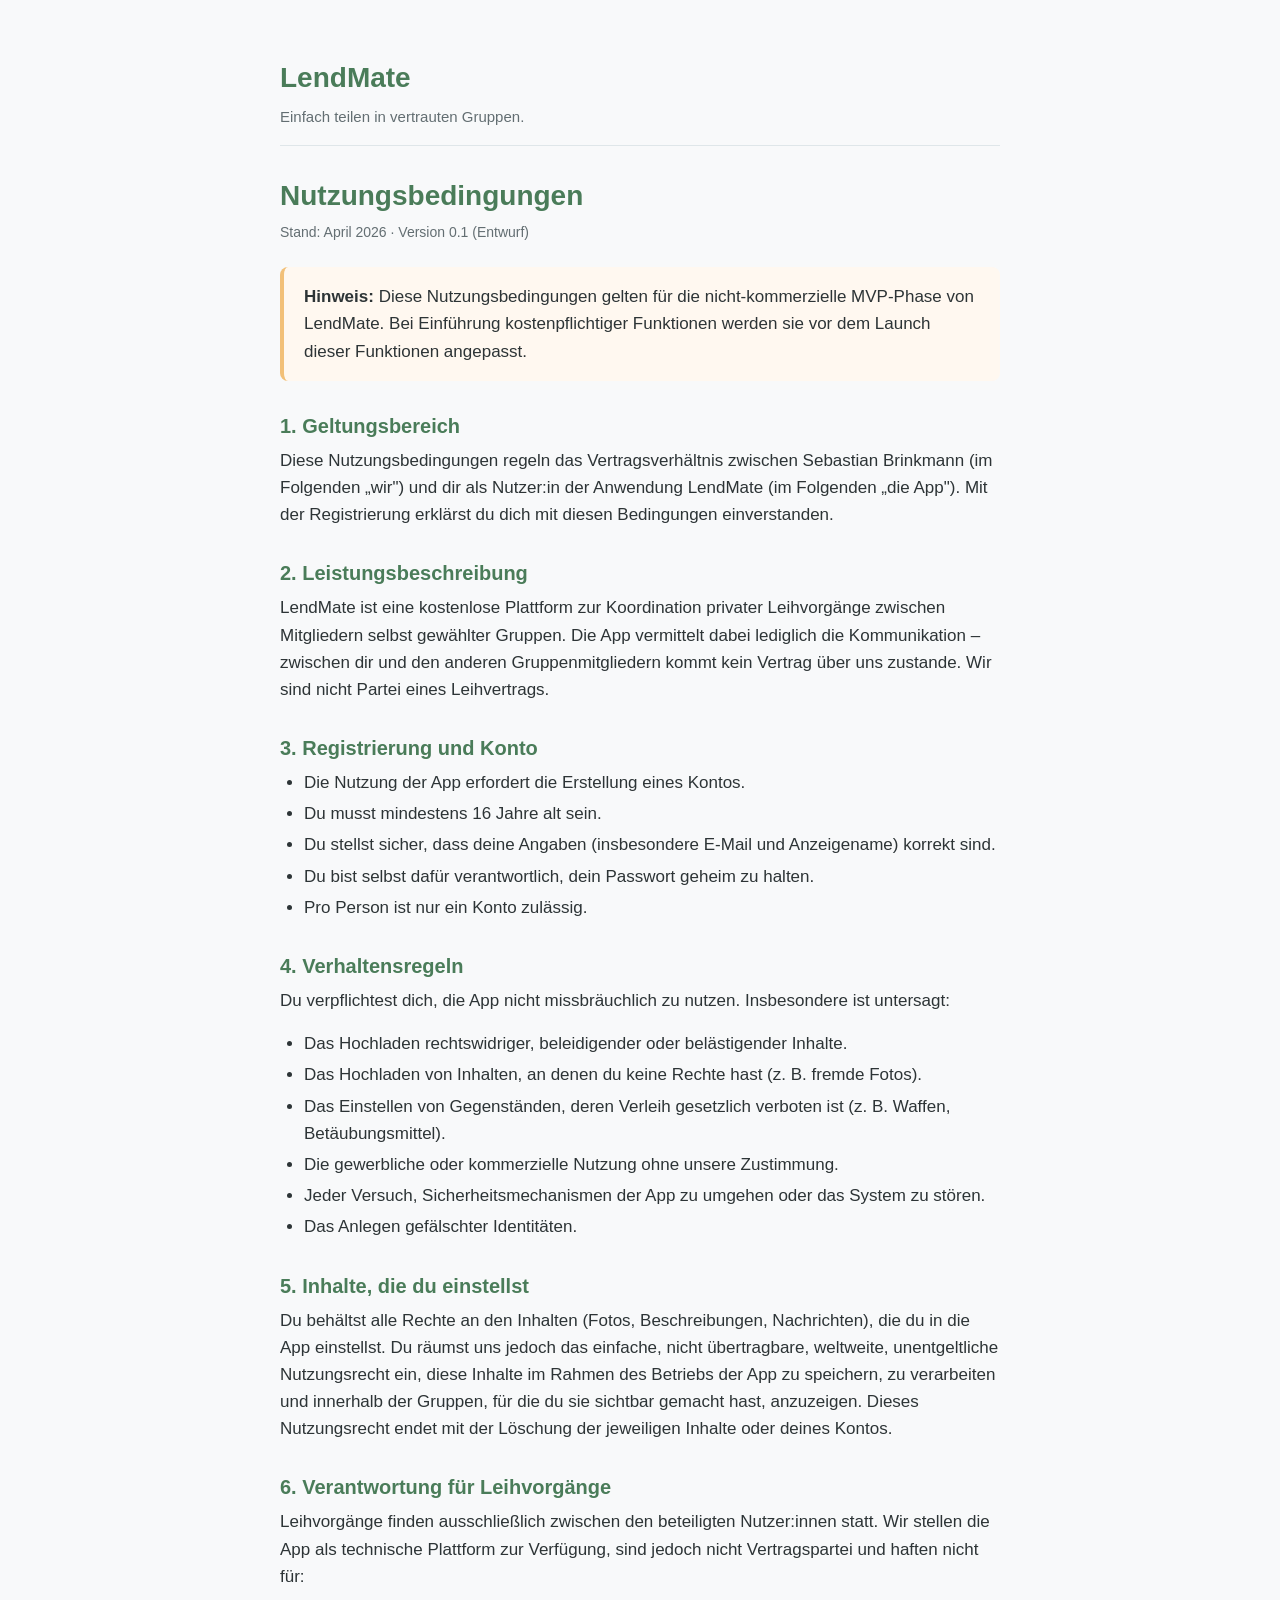
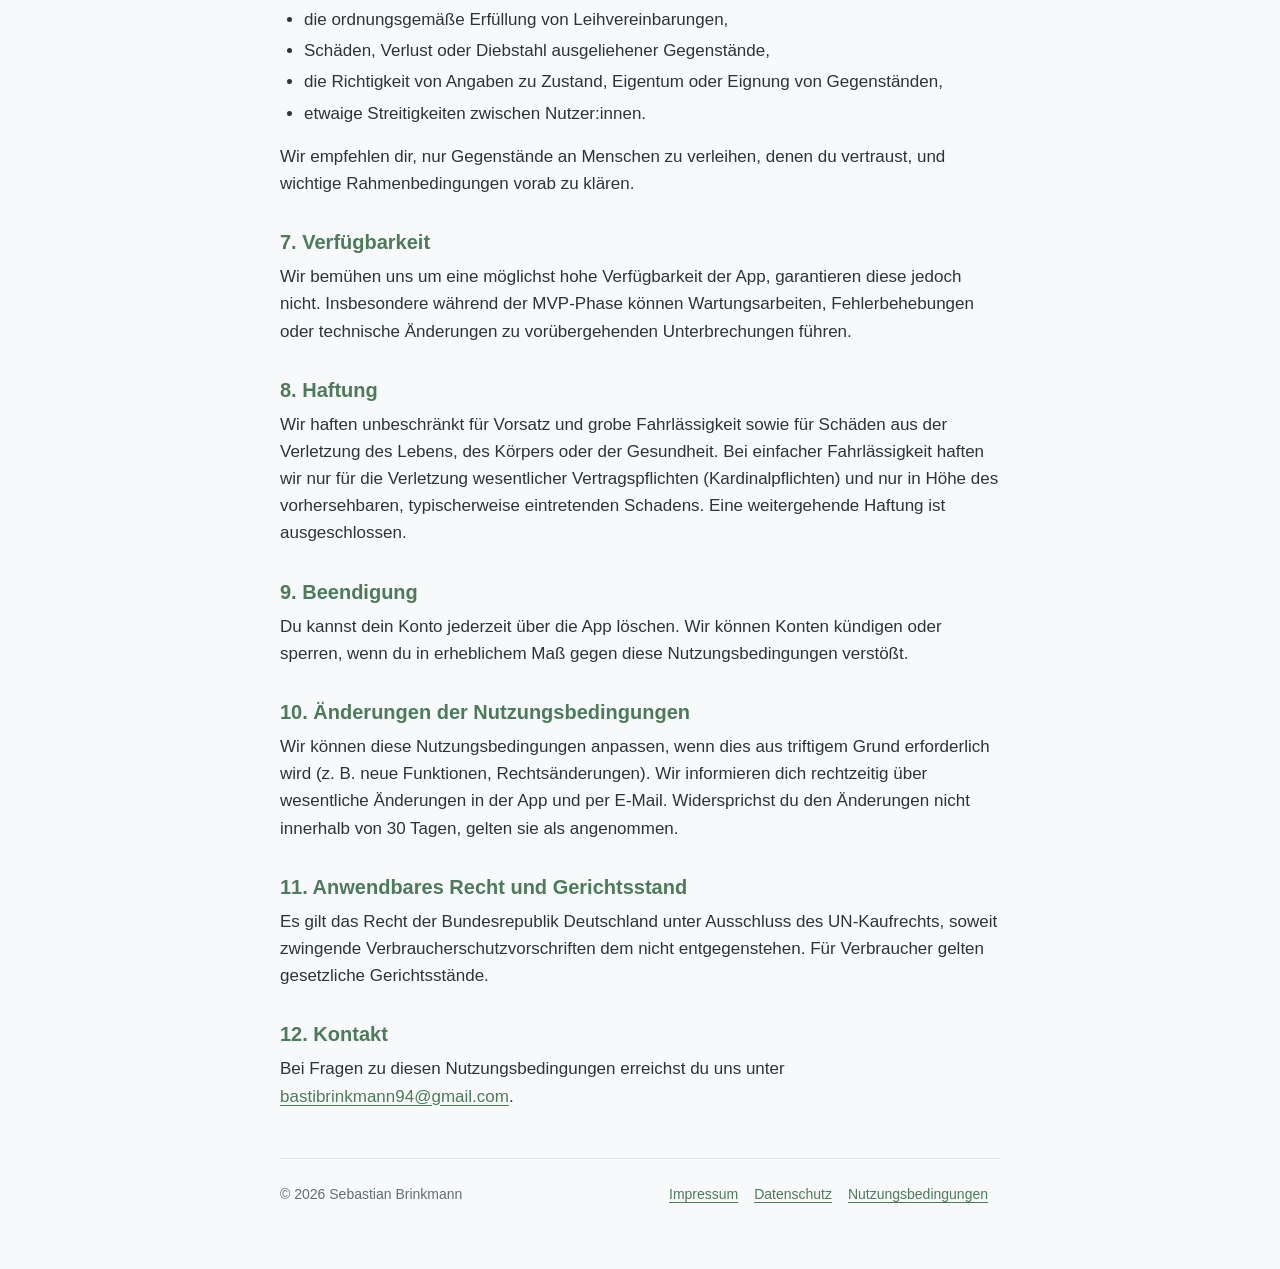
<file: terms/index.html>
<!DOCTYPE html>
<html lang="de">
<head>
  <meta charset="UTF-8">
  <meta name="viewport" content="width=device-width, initial-scale=1">
  <meta name="description" content="Nutzungsbedingungen für die LendMate-App.">
  <meta name="robots" content="index, follow">
  <title>Nutzungsbedingungen – LendMate</title>
  <link rel="stylesheet" href="/assets/style.css">
  <link rel="icon" href="/favicon.ico" sizes="any">
  <link rel="icon" type="image/png" sizes="48x48" href="/assets/favicon-48.png">
  <link rel="icon" type="image/png" sizes="96x96" href="/assets/favicon-96.png">
  <link rel="icon" type="image/png" sizes="192x192" href="/assets/favicon-192.png">
  <link rel="apple-touch-icon" sizes="180x180" href="/assets/apple-touch-icon.png">
</head>
<body>
  <div class="container">
    <header>
      <a class="brand" href="/">LendMate</a>
      <p class="tagline">Einfach teilen in vertrauten Gruppen.</p>
    </header>

    <main>
      <h1>Nutzungsbedingungen</h1>
      <p class="meta">Stand: <span class="date">April 2026</span> · Version 0.1 (Entwurf)</p>

      <div class="notice">
        <strong>Hinweis:</strong> Diese Nutzungsbedingungen gelten für die nicht-kommerzielle
        MVP-Phase von LendMate. Bei Einführung kostenpflichtiger Funktionen werden sie vor
        dem Launch dieser Funktionen angepasst.
      </div>

      <h2>1. Geltungsbereich</h2>
      <p>
        Diese Nutzungsbedingungen regeln das Vertragsverhältnis zwischen Sebastian Brinkmann
        (im Folgenden „wir") und dir als Nutzer:in der Anwendung LendMate
        (im Folgenden „die App"). Mit der Registrierung erklärst du dich mit diesen Bedingungen
        einverstanden.
      </p>

      <h2>2. Leistungsbeschreibung</h2>
      <p>
        LendMate ist eine kostenlose Plattform zur Koordination privater Leihvorgänge
        zwischen Mitgliedern selbst gewählter Gruppen. Die App vermittelt dabei lediglich
        die Kommunikation – zwischen dir und den anderen Gruppenmitgliedern kommt kein
        Vertrag über uns zustande. Wir sind nicht Partei eines Leihvertrags.
      </p>

      <h2>3. Registrierung und Konto</h2>
      <ul>
        <li>Die Nutzung der App erfordert die Erstellung eines Kontos.</li>
        <li>Du musst mindestens 16 Jahre alt sein.</li>
        <li>Du stellst sicher, dass deine Angaben (insbesondere E-Mail und Anzeigename) korrekt sind.</li>
        <li>Du bist selbst dafür verantwortlich, dein Passwort geheim zu halten.</li>
        <li>Pro Person ist nur ein Konto zulässig.</li>
      </ul>

      <h2>4. Verhaltensregeln</h2>
      <p>Du verpflichtest dich, die App nicht missbräuchlich zu nutzen. Insbesondere ist untersagt:</p>
      <ul>
        <li>Das Hochladen rechtswidriger, beleidigender oder belästigender Inhalte.</li>
        <li>Das Hochladen von Inhalten, an denen du keine Rechte hast (z. B. fremde Fotos).</li>
        <li>Das Einstellen von Gegenständen, deren Verleih gesetzlich verboten ist (z. B. Waffen, Betäubungsmittel).</li>
        <li>Die gewerbliche oder kommerzielle Nutzung ohne unsere Zustimmung.</li>
        <li>Jeder Versuch, Sicherheitsmechanismen der App zu umgehen oder das System zu stören.</li>
        <li>Das Anlegen gefälschter Identitäten.</li>
      </ul>

      <h2>5. Inhalte, die du einstellst</h2>
      <p>
        Du behältst alle Rechte an den Inhalten (Fotos, Beschreibungen, Nachrichten), die du
        in die App einstellst. Du räumst uns jedoch das einfache, nicht übertragbare,
        weltweite, unentgeltliche Nutzungsrecht ein, diese Inhalte im Rahmen des Betriebs
        der App zu speichern, zu verarbeiten und innerhalb der Gruppen, für die du sie
        sichtbar gemacht hast, anzuzeigen. Dieses Nutzungsrecht endet mit der Löschung der
        jeweiligen Inhalte oder deines Kontos.
      </p>

      <h2>6. Verantwortung für Leihvorgänge</h2>
      <p>
        Leihvorgänge finden ausschließlich zwischen den beteiligten Nutzer:innen statt.
        Wir stellen die App als technische Plattform zur Verfügung, sind jedoch nicht
        Vertragspartei und haften nicht für:
      </p>
      <ul>
        <li>die ordnungsgemäße Erfüllung von Leihvereinbarungen,</li>
        <li>Schäden, Verlust oder Diebstahl ausgeliehener Gegenstände,</li>
        <li>die Richtigkeit von Angaben zu Zustand, Eigentum oder Eignung von Gegenständen,</li>
        <li>etwaige Streitigkeiten zwischen Nutzer:innen.</li>
      </ul>
      <p>
        Wir empfehlen dir, nur Gegenstände an Menschen zu verleihen, denen du vertraust,
        und wichtige Rahmenbedingungen vorab zu klären.
      </p>

      <h2>7. Verfügbarkeit</h2>
      <p>
        Wir bemühen uns um eine möglichst hohe Verfügbarkeit der App, garantieren diese
        jedoch nicht. Insbesondere während der MVP-Phase können Wartungsarbeiten,
        Fehlerbehebungen oder technische Änderungen zu vorübergehenden Unterbrechungen führen.
      </p>

      <h2>8. Haftung</h2>
      <p>
        Wir haften unbeschränkt für Vorsatz und grobe Fahrlässigkeit sowie für Schäden aus
        der Verletzung des Lebens, des Körpers oder der Gesundheit. Bei einfacher
        Fahrlässigkeit haften wir nur für die Verletzung wesentlicher Vertragspflichten
        (Kardinalpflichten) und nur in Höhe des vorhersehbaren, typischerweise eintretenden
        Schadens. Eine weitergehende Haftung ist ausgeschlossen.
      </p>

      <h2>9. Beendigung</h2>
      <p>
        Du kannst dein Konto jederzeit über die App löschen. Wir können Konten kündigen oder
        sperren, wenn du in erheblichem Maß gegen diese Nutzungsbedingungen verstößt.
      </p>

      <h2>10. Änderungen der Nutzungsbedingungen</h2>
      <p>
        Wir können diese Nutzungsbedingungen anpassen, wenn dies aus triftigem Grund
        erforderlich wird (z. B. neue Funktionen, Rechtsänderungen). Wir informieren dich
        rechtzeitig über wesentliche Änderungen in der App und per E-Mail. Widersprichst du
        den Änderungen nicht innerhalb von 30 Tagen, gelten sie als angenommen.
      </p>

      <h2>11. Anwendbares Recht und Gerichtsstand</h2>
      <p>
        Es gilt das Recht der Bundesrepublik Deutschland unter Ausschluss des UN-Kaufrechts,
        soweit zwingende Verbraucherschutzvorschriften dem nicht entgegenstehen. Für
        Verbraucher gelten gesetzliche Gerichtsstände.
      </p>

      <h2>12. Kontakt</h2>
      <p>
        Bei Fragen zu diesen Nutzungsbedingungen erreichst du uns unter
        <a href="mailto:bastibrinkmann94@gmail.com">bastibrinkmann94@gmail.com</a>.
      </p>
    </main>

    <footer>
      <div>&copy; <span id="year">2026</span> Sebastian Brinkmann</div>
      <nav>
        <a href="/imprint/">Impressum</a>
        <a href="/privacy/">Datenschutz</a>
        <a href="/terms/">Nutzungsbedingungen</a>
      </nav>
    </footer>
  </div>
  <script>document.getElementById('year').textContent = new Date().getFullYear();</script>
</body>
</html>
</file>
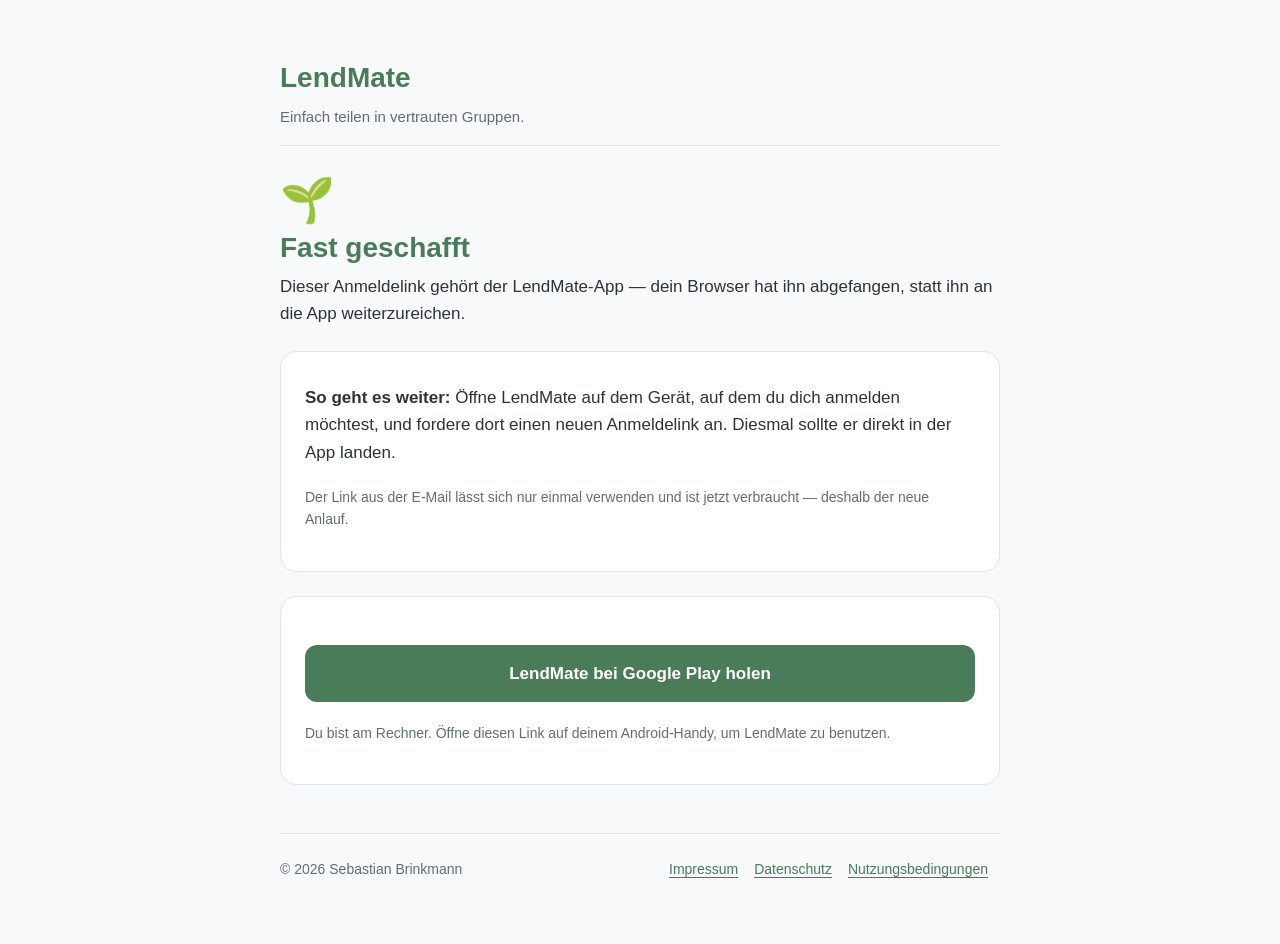
<file: auth/callback/index.html>
<!DOCTYPE html>
<html lang="de">
<head>
  <meta charset="UTF-8">
  <meta name="viewport" content="width=device-width, initial-scale=1">
  <meta name="description" content="Anmeldelink von LendMate.">
  <meta name="robots" content="noindex, nofollow">
  <!-- In der URL steckt ein Auth-Fragment. Es geht keinen Referrer etwas an. -->
  <meta name="referrer" content="no-referrer">
  <title>Anmeldung – LendMate</title>
  <link rel="stylesheet" href="/assets/style.css">
  <link rel="icon" href="/favicon.ico" sizes="any">
  <link rel="icon" type="image/png" sizes="48x48" href="/assets/favicon-48.png">
  <link rel="icon" type="image/png" sizes="96x96" href="/assets/favicon-96.png">
  <link rel="icon" type="image/png" sizes="192x192" href="/assets/favicon-192.png">
  <link rel="apple-touch-icon" sizes="180x180" href="/assets/apple-touch-icon.png">
</head>
<body>
  <div class="container">
    <header>
      <a class="brand" href="/">LendMate</a>
      <p class="tagline">Einfach teilen in vertrauten Gruppen.</p>
    </header>

    <main id="main">
      <div class="hero-icon">🌱</div>
      <h1>Fast geschafft</h1>
      <p>
        Dieser Anmeldelink gehört der LendMate-App — dein Browser hat ihn
        abgefangen, statt ihn an die App weiterzureichen.
      </p>

      <div class="panel">
        <p>
          <strong>So geht es weiter:</strong> Öffne LendMate auf dem Gerät, auf
          dem du dich anmelden möchtest, und fordere dort einen neuen
          Anmeldelink an. Diesmal sollte er direkt in der App landen.
        </p>
        <p class="note-text">
          Der Link aus der E-Mail lässt sich nur einmal verwenden und ist jetzt
          verbraucht — deshalb der neue Anlauf.
        </p>
      </div>
    </main>

    <footer>
      <div>&copy; <span id="year">2026</span> Sebastian Brinkmann</div>
      <nav>
        <a href="/imprint/">Impressum</a>
        <a href="/privacy/">Datenschutz</a>
        <a href="/terms/">Nutzungsbedingungen</a>
      </nav>
    </footer>
  </div>

  <script src="/assets/applink.js"></script>
  <script>
    LmAppLink.setYear();

    /* Der Token steckt im URL-Fragment (#access_token=...). Ihn an einen
     * intent://-Link weiterzureichen geht nicht - dort ist der Fragment-Slot
     * schon von der Intent-Syntax belegt. Ihn stattdessen in einen
     * Query-Parameter umzuschreiben wuerde der App etwas anderes uebergeben,
     * als sie erwartet. Also bieten wir hier bewusst nur den Weg in die App
     * und in den Store an, nicht die Uebergabe des Tokens. */
    var panel = document.createElement('div');
    panel.className = 'panel';
    LmAppLink.renderActions(panel, { appPath: '/', openLabel: 'LendMate öffnen' });
    document.getElementById('main').appendChild(panel);
  </script>
</body>
</html>
</file>
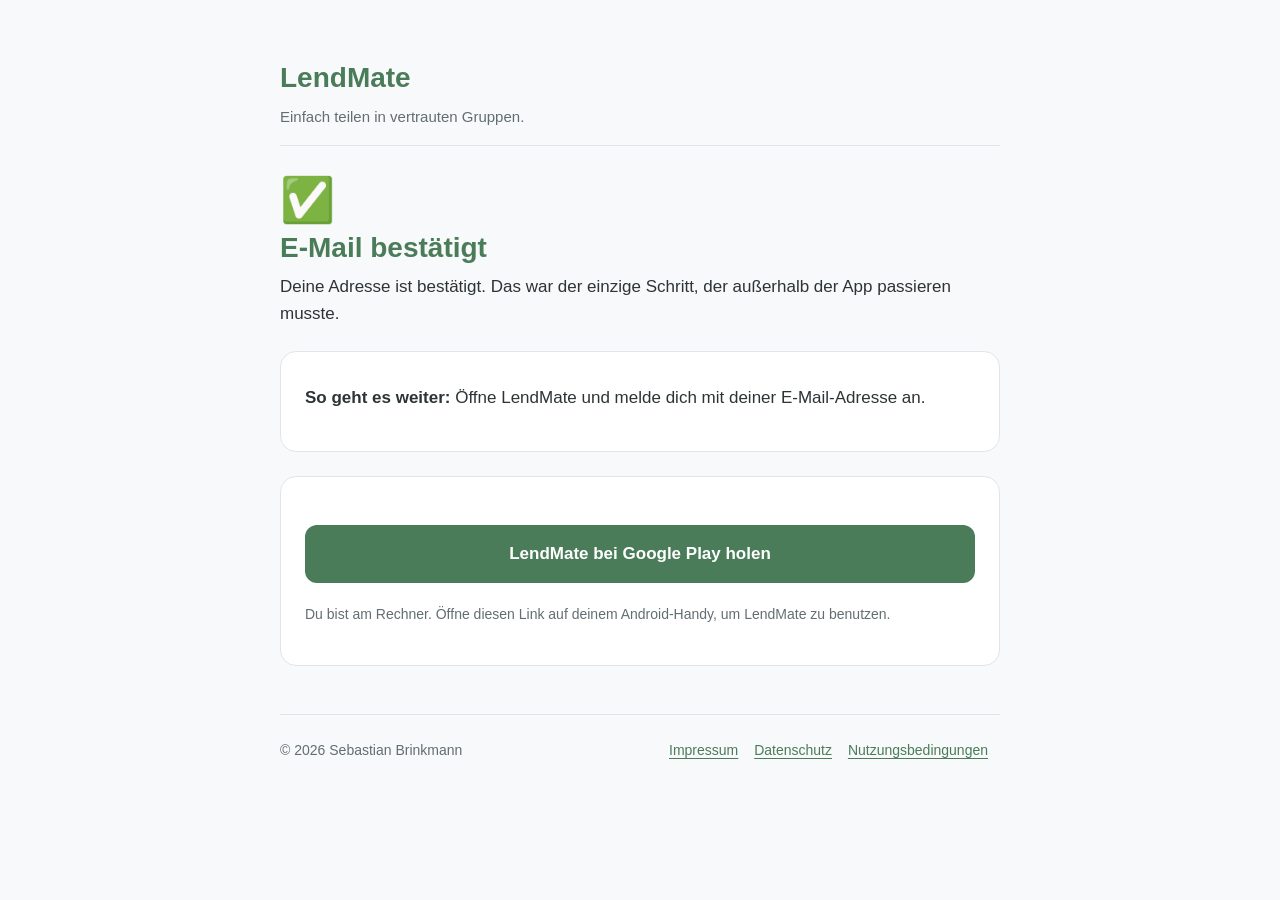
<file: auth/confirm/index.html>
<!DOCTYPE html>
<html lang="de">
<head>
  <meta charset="UTF-8">
  <meta name="viewport" content="width=device-width, initial-scale=1">
  <meta name="description" content="E-Mail-Bestätigung für LendMate.">
  <meta name="robots" content="noindex, nofollow">
  <meta name="referrer" content="no-referrer">
  <title>E-Mail bestätigt – LendMate</title>
  <link rel="stylesheet" href="/assets/style.css">
  <link rel="icon" href="/favicon.ico" sizes="any">
  <link rel="icon" type="image/png" sizes="48x48" href="/assets/favicon-48.png">
  <link rel="icon" type="image/png" sizes="96x96" href="/assets/favicon-96.png">
  <link rel="icon" type="image/png" sizes="192x192" href="/assets/favicon-192.png">
  <link rel="apple-touch-icon" sizes="180x180" href="/assets/apple-touch-icon.png">
</head>
<body>
  <div class="container">
    <header>
      <a class="brand" href="/">LendMate</a>
      <p class="tagline">Einfach teilen in vertrauten Gruppen.</p>
    </header>

    <main id="main">
      <div class="hero-icon">✅</div>
      <h1>E-Mail bestätigt</h1>
      <p>
        Deine Adresse ist bestätigt. Das war der einzige Schritt, der außerhalb
        der App passieren musste.
      </p>

      <div class="panel">
        <p>
          <strong>So geht es weiter:</strong> Öffne LendMate und melde dich mit
          deiner E-Mail-Adresse an.
        </p>
      </div>
    </main>

    <footer>
      <div>&copy; <span id="year">2026</span> Sebastian Brinkmann</div>
      <nav>
        <a href="/imprint/">Impressum</a>
        <a href="/privacy/">Datenschutz</a>
        <a href="/terms/">Nutzungsbedingungen</a>
      </nav>
    </footer>
  </div>

  <script src="/assets/applink.js"></script>
  <script>
    LmAppLink.setYear();

    var panel = document.createElement('div');
    panel.className = 'panel';
    LmAppLink.renderActions(panel, { appPath: '/', openLabel: 'LendMate öffnen' });
    document.getElementById('main').appendChild(panel);
  </script>
</body>
</html>
</file>
<file: assets/style.css>
:root {
  --sage: #8FB996;
  --forest: #4A7C59;
  --mint: #D4E7D0;
  --amber: #F2C078;
  --terracotta: #D4856B;
  --cream: #FFF8F0;
  --charcoal: #2D3436;
  --slate: #636E72;
  --cloud: #DFE6E9;
  --snow: #F8F9FA;
  --max-width: 720px;
  --radius: 16px;
}

* { box-sizing: border-box; }

html { -webkit-text-size-adjust: 100%; }

body {
  font-family: -apple-system, BlinkMacSystemFont, "Segoe UI", Nunito, Roboto, "Helvetica Neue", Arial, sans-serif;
  background: var(--snow);
  color: var(--charcoal);
  line-height: 1.6;
  margin: 0;
  padding: 24px 16px 64px;
  font-size: 17px;
}

.container {
  max-width: var(--max-width);
  margin: 0 auto;
}

header {
  padding: 32px 0 16px;
  border-bottom: 1px solid var(--cloud);
  margin-bottom: 32px;
}

header .brand {
  font-size: 28px;
  font-weight: 700;
  color: var(--forest);
  text-decoration: none;
  display: inline-block;
}

header .tagline {
  margin: 4px 0 0;
  color: var(--slate);
  font-size: 15px;
}

h1 {
  font-size: 28px;
  color: var(--forest);
  margin: 0 0 8px;
  line-height: 1.25;
}

h2 {
  font-size: 20px;
  color: var(--forest);
  margin: 32px 0 8px;
  line-height: 1.3;
}

h3 {
  font-size: 17px;
  color: var(--charcoal);
  margin: 24px 0 4px;
}

p, ul, ol {
  margin: 8px 0 16px;
}

ul, ol { padding-left: 24px; }

li { margin: 4px 0; }

a {
  color: var(--forest);
  text-decoration: underline;
  text-underline-offset: 3px;
}

a:hover { color: var(--terracotta); }

code {
  background: var(--mint);
  padding: 2px 6px;
  border-radius: 6px;
  font-size: 0.9em;
}

.meta {
  color: var(--slate);
  font-size: 14px;
  margin-top: 4px;
}

.notice {
  background: var(--cream);
  border-left: 4px solid var(--amber);
  padding: 16px 20px;
  border-radius: 8px;
  margin: 24px 0;
}

.notice strong { color: var(--charcoal); }

.cards {
  display: grid;
  gap: 16px;
  margin: 32px 0;
  grid-template-columns: repeat(auto-fit, minmax(240px, 1fr));
}

.card {
  background: #fff;
  border: 1px solid var(--cloud);
  border-radius: var(--radius);
  padding: 20px;
  text-decoration: none;
  color: var(--charcoal);
  transition: transform 120ms ease, border-color 120ms ease;
}

.card:hover {
  transform: translateY(-2px);
  border-color: var(--sage);
  color: var(--charcoal);
}

.card .card-title {
  font-weight: 700;
  font-size: 17px;
  color: var(--forest);
  margin-bottom: 4px;
}

.card .card-desc {
  color: var(--slate);
  font-size: 14px;
}

footer {
  margin-top: 48px;
  padding-top: 24px;
  border-top: 1px solid var(--cloud);
  color: var(--slate);
  font-size: 14px;
  display: flex;
  flex-wrap: wrap;
  gap: 16px;
  justify-content: space-between;
}

footer nav a {
  margin-right: 12px;
}

table {
  border-collapse: collapse;
  width: 100%;
  margin: 16px 0;
  font-size: 15px;
}

th, td {
  text-align: left;
  padding: 10px 12px;
  border-bottom: 1px solid var(--cloud);
  vertical-align: top;
}

th { background: var(--mint); color: var(--forest); font-weight: 600; }

/* --- App-Landeseiten (/invite/, /auth/*, /reset-password, 404) ------------
   Diese Seiten sind das, was jemand sieht, wenn der Deep-Link NICHT von der
   App abgefangen wurde - App nicht installiert, Desktop, In-App-Browser oder
   fehlgeschlagene App-Link-Verifizierung. Sie muessen ohne die App
   funktionieren und trotzdem einen Weg zurueck in die App anbieten. */

.panel {
  background: #fff;
  border: 1px solid var(--cloud);
  border-radius: var(--radius);
  padding: 24px;
  margin: 24px 0;
}

.btn-row {
  display: flex;
  flex-direction: column;
  gap: 12px;
  margin: 24px 0 8px;
}

.btn {
  font: inherit;
  font-weight: 600;
  padding: 14px 20px;
  border-radius: 12px;
  border: 1px solid transparent;
  min-height: 48px;
  cursor: pointer;
  text-align: center;
  text-decoration: none;
  display: flex;
  align-items: center;
  justify-content: center;
  gap: 8px;
}

.btn-primary { background: var(--forest); color: #fff; }
.btn-primary:hover { background: var(--sage); color: #fff; }

.btn-secondary { background: #fff; color: var(--forest); border-color: var(--sage); }
.btn-secondary:hover { background: var(--mint); color: var(--forest); }

.btn[disabled] { opacity: .5; cursor: default; }

/* Der Einladungscode - gross genug zum Abtippen, wenn alles andere scheitert. */
.code-box {
  display: flex;
  align-items: center;
  gap: 12px;
  background: var(--mint);
  border-radius: 12px;
  padding: 14px 16px;
  margin: 8px 0 4px;
}

.code-box .code {
  flex: 1;
  font-family: ui-monospace, SFMono-Regular, Menlo, Consolas, monospace;
  font-size: 22px;
  font-weight: 700;
  letter-spacing: 2px;
  color: var(--forest);
  overflow-wrap: anywhere;
}

.code-box button {
  font: inherit;
  font-size: 15px;
  font-weight: 600;
  padding: 10px 14px;
  min-height: 44px;
  border-radius: 10px;
  border: 1px solid var(--sage);
  background: #fff;
  color: var(--forest);
  cursor: pointer;
  white-space: nowrap;
}

.label {
  color: var(--slate);
  font-size: 14px;
  margin: 0;
}

.note-text {
  color: var(--slate);
  font-size: 14px;
  margin-top: 20px;
}

.hero-icon {
  font-size: 44px;
  line-height: 1;
  margin-bottom: 8px;
}

@media (max-width: 520px) {
  body { font-size: 16px; padding: 16px 12px 48px; }
  h1 { font-size: 24px; }
  h2 { font-size: 18px; }
  .panel { padding: 20px 16px; }
}
</file>
